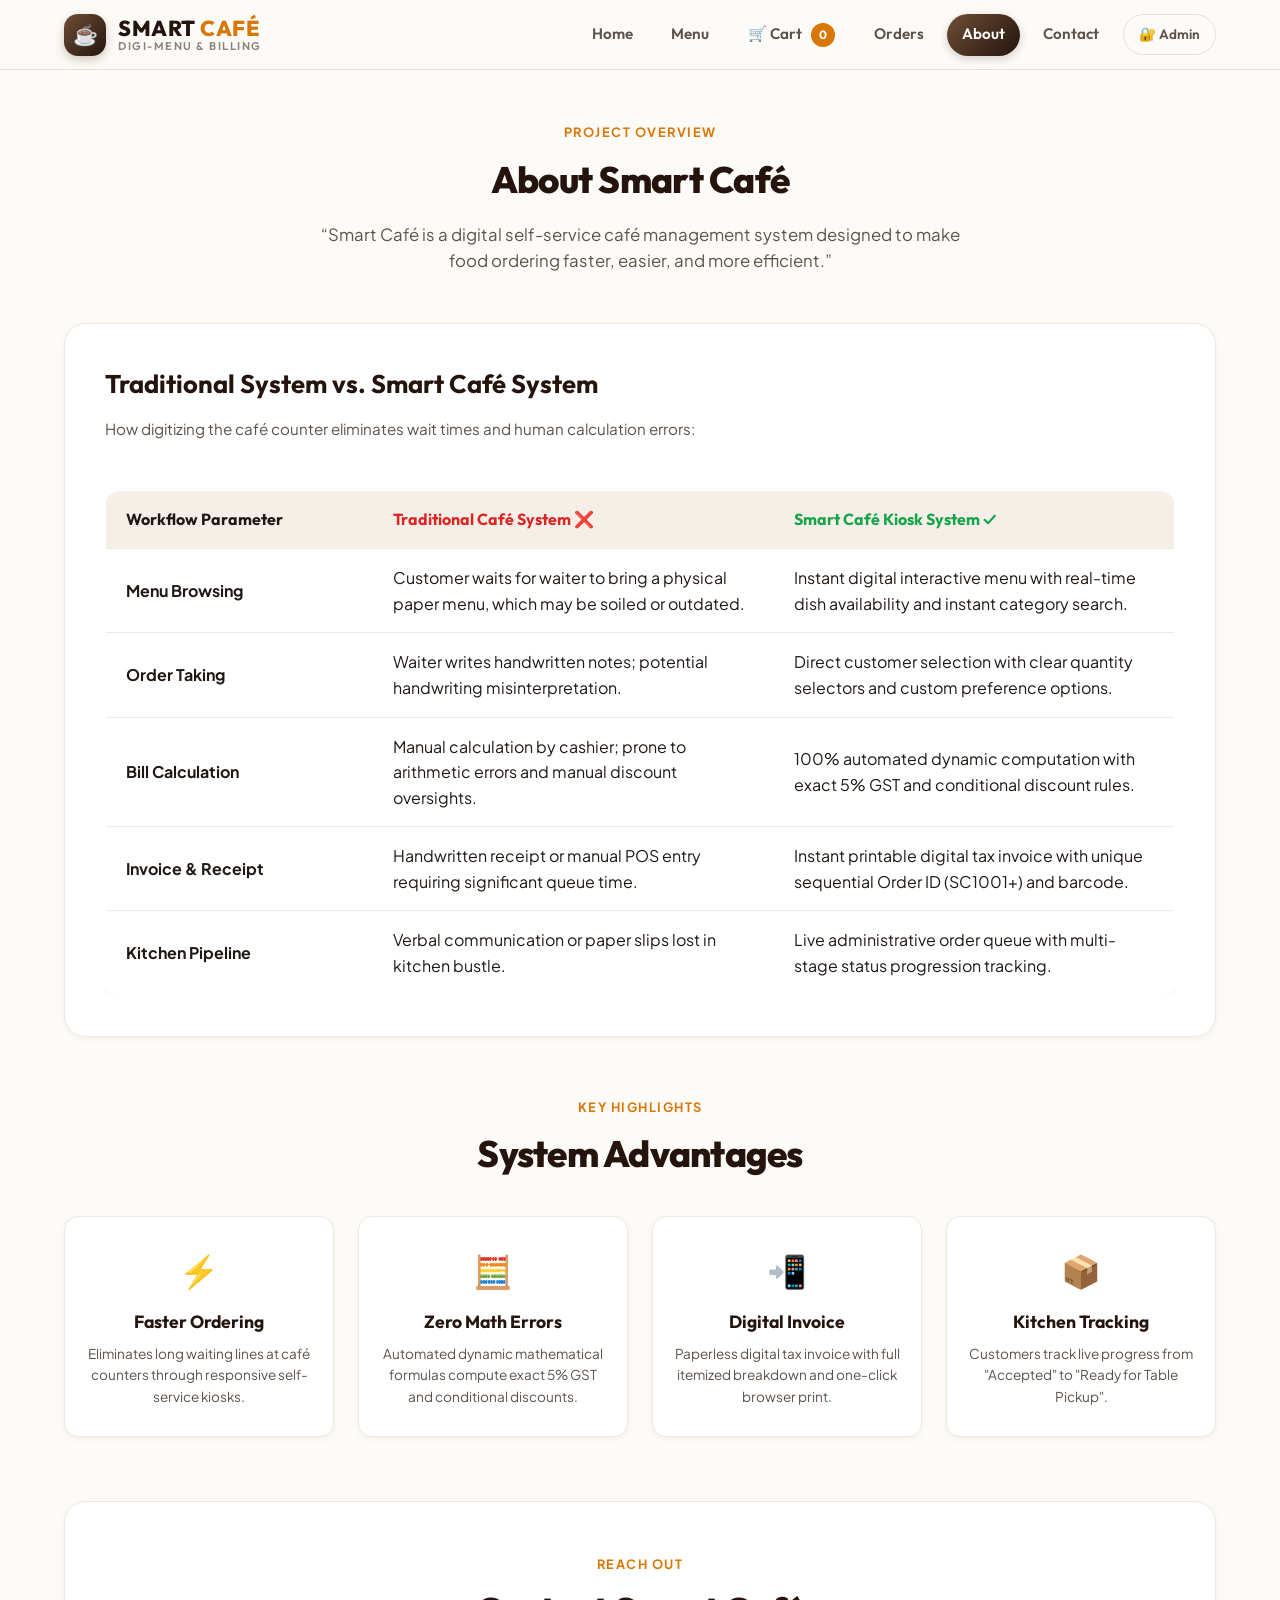
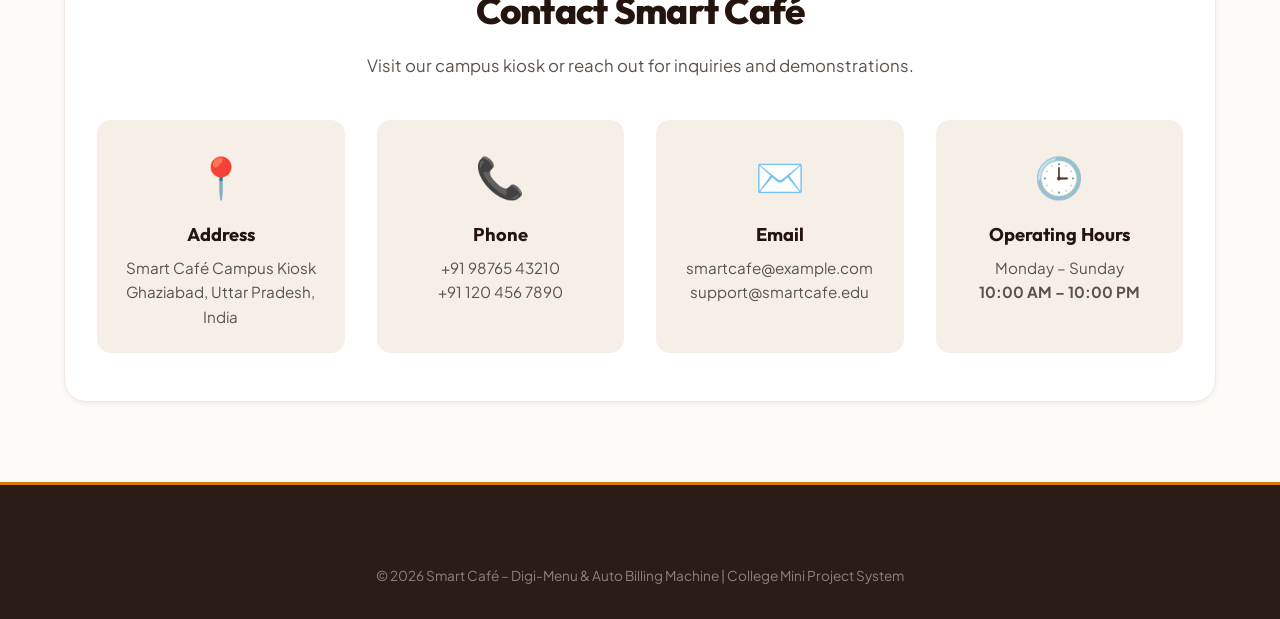
<file: smart-cafe/about.html>
<!DOCTYPE html>
<html lang="en">
<head>
  <meta charset="UTF-8">
  <meta name="viewport" content="width=device-width, initial-scale=1.0">
  <title>About & Contact – Smart Café</title>
  <meta name="description" content="Learn about the Smart Café project, system architecture, advantages, and contact details.">
  <link rel="stylesheet" href="css/style.css">
  <link rel="icon" type="image/svg+xml" href="images/logo.svg">
</head>
<body>

  <!-- Navigation Bar -->
  <header class="navbar">
    <div class="container nav-container">
      <a href="index.html" class="brand-logo">
        <div class="brand-icon">☕</div>
        <div class="brand-text">
          <span class="brand-title">SMART <span>CAFÉ</span></span>
          <span class="brand-subtitle">Digi-Menu & Billing</span>
        </div>
      </a>

      <button type="button" class="mobile-menu-btn" aria-label="Toggle navigation">☰</button>

      <ul class="nav-menu">
        <li><a href="index.html" class="nav-link">Home</a></li>
        <li><a href="menu.html" class="nav-link">Menu</a></li>
        <li>
          <a href="cart.html" class="nav-link">
            🛒 Cart <span class="cart-nav-badge">0</span>
          </a>
        </li>
        <li><a href="orders.html" class="nav-link">Orders</a></li>
        <li><a href="about.html" class="nav-link active">About</a></li>
        <li><a href="#contact" class="nav-link">Contact</a></li>
        <li><a href="admin.html" class="nav-link admin-nav-pill">🔐 Admin</a></li>
      </ul>
    </div>
  </header>

  <main style="padding: 3rem 0 5rem;">
    <div class="container">
      
      <!-- About Hero -->
      <div class="section-header">
        <span class="section-tag">Project Overview</span>
        <h1 class="section-title">About Smart Café</h1>
        <p class="section-desc">
          “Smart Café is a digital self-service café management system designed to make food ordering faster, easier, and more efficient.”
        </p>
      </div>

      <!-- Problem Statement & Solution Comparison Table -->
      <div style="background: var(--bg-card); border-radius: var(--radius-lg); padding: 2.5rem; border: 1px solid var(--border-subtle); box-shadow: var(--shadow-sm); margin-bottom: 3.5rem;">
        <h2 style="font-family: var(--font-heading); font-size: 1.6rem; color: var(--primary-dark); margin-bottom: 0.75rem;">
          Traditional System vs. Smart Café System
        </h2>
        <p style="color: var(--text-secondary); margin-bottom: 1.5rem; font-size: 0.95rem;">
          How digitizing the café counter eliminates wait times and human calculation errors:
        </p>

        <div style="overflow-x: auto;">
          <table class="comparison-table">
            <thead>
              <tr>
                <th style="width: 25%;">Workflow Parameter</th>
                <th style="width: 37.5%; color: var(--status-danger);">Traditional Café System ❌</th>
                <th style="width: 37.5%; color: var(--status-success);">Smart Café Kiosk System ✓</th>
              </tr>
            </thead>
            <tbody>
              <tr>
                <td><strong>Menu Browsing</strong></td>
                <td>Customer waits for waiter to bring a physical paper menu, which may be soiled or outdated.</td>
                <td>Instant digital interactive menu with real-time dish availability and instant category search.</td>
              </tr>
              <tr>
                <td><strong>Order Taking</strong></td>
                <td>Waiter writes handwritten notes; potential handwriting misinterpretation.</td>
                <td>Direct customer selection with clear quantity selectors and custom preference options.</td>
              </tr>
              <tr>
                <td><strong>Bill Calculation</strong></td>
                <td>Manual calculation by cashier; prone to arithmetic errors and manual discount oversights.</td>
                <td>100% automated dynamic computation with exact 5% GST and conditional discount rules.</td>
              </tr>
              <tr>
                <td><strong>Invoice & Receipt</strong></td>
                <td>Handwritten receipt or manual POS entry requiring significant queue time.</td>
                <td>Instant printable digital tax invoice with unique sequential Order ID (SC1001+) and barcode.</td>
              </tr>
              <tr>
                <td><strong>Kitchen Pipeline</strong></td>
                <td>Verbal communication or paper slips lost in kitchen bustle.</td>
                <td>Live administrative order queue with multi-stage status progression tracking.</td>
              </tr>
            </tbody>
          </table>
        </div>
      </div>

      <!-- Key Advantages Grid -->
      <div class="section-header" style="margin-bottom: 2rem;">
        <span class="section-tag">Key Highlights</span>
        <h2 class="section-title">System Advantages</h2>
      </div>

      <div class="steps-grid" style="margin-bottom: 4rem;">
        <div class="step-card">
          <div class="step-icon">⚡</div>
          <h3 class="step-title">Faster Ordering</h3>
          <p class="step-desc">Eliminates long waiting lines at café counters through responsive self-service kiosks.</p>
        </div>

        <div class="step-card">
          <div class="step-icon">🧮</div>
          <h3 class="step-title">Zero Math Errors</h3>
          <p class="step-desc">Automated dynamic mathematical formulas compute exact 5% GST and conditional discounts.</p>
        </div>

        <div class="step-card">
          <div class="step-icon">📲</div>
          <h3 class="step-title">Digital Invoice</h3>
          <p class="step-desc">Paperless digital tax invoice with full itemized breakdown and one-click browser print.</p>
        </div>

        <div class="step-card">
          <div class="step-icon">📦</div>
          <h3 class="step-title">Kitchen Tracking</h3>
          <p class="step-desc">Customers track live progress from "Accepted" to "Ready for Table Pickup".</p>
        </div>
      </div>

      <!-- Contact Section -->
      <div id="contact" style="background: var(--bg-card); border-radius: var(--radius-lg); padding: 3rem 2rem; border: 1px solid var(--border-subtle); box-shadow: var(--shadow-sm);">
        <div class="section-header" style="margin-bottom: 2.5rem;">
          <span class="section-tag">Reach Out</span>
          <h2 class="section-title">Contact Smart Café</h2>
          <p class="section-desc">Visit our campus kiosk or reach out for inquiries and demonstrations.</p>
        </div>

        <div style="display: grid; grid-template-columns: repeat(auto-fit, minmax(240px, 1fr)); gap: 2rem; text-align: center;">
          <div style="padding: 1.5rem; background: var(--bg-warm-tint); border-radius: var(--radius-md);">
            <div style="font-size: 2.5rem; margin-bottom: 0.75rem;">📍</div>
            <h3 style="font-family: var(--font-heading); font-size: 1.15rem; margin-bottom: 0.4rem; color: var(--primary-dark);">Address</h3>
            <p style="color: var(--text-secondary); font-size: 0.95rem;">
              Smart Café Campus Kiosk<br>Ghaziabad, Uttar Pradesh, India
            </p>
          </div>

          <div style="padding: 1.5rem; background: var(--bg-warm-tint); border-radius: var(--radius-md);">
            <div style="font-size: 2.5rem; margin-bottom: 0.75rem;">📞</div>
            <h3 style="font-family: var(--font-heading); font-size: 1.15rem; margin-bottom: 0.4rem; color: var(--primary-dark);">Phone</h3>
            <p style="color: var(--text-secondary); font-size: 0.95rem;">
              +91 98765 43210<br>+91 120 456 7890
            </p>
          </div>

          <div style="padding: 1.5rem; background: var(--bg-warm-tint); border-radius: var(--radius-md);">
            <div style="font-size: 2.5rem; margin-bottom: 0.75rem;">✉️</div>
            <h3 style="font-family: var(--font-heading); font-size: 1.15rem; margin-bottom: 0.4rem; color: var(--primary-dark);">Email</h3>
            <p style="color: var(--text-secondary); font-size: 0.95rem;">
              smartcafe@example.com<br>support@smartcafe.edu
            </p>
          </div>

          <div style="padding: 1.5rem; background: var(--bg-warm-tint); border-radius: var(--radius-md);">
            <div style="font-size: 2.5rem; margin-bottom: 0.75rem;">🕒</div>
            <h3 style="font-family: var(--font-heading); font-size: 1.15rem; margin-bottom: 0.4rem; color: var(--primary-dark);">Operating Hours</h3>
            <p style="color: var(--text-secondary); font-size: 0.95rem;">
              Monday – Sunday<br><strong>10:00 AM – 10:00 PM</strong>
            </p>
          </div>
        </div>
      </div>

    </div>
  </main>

  <!-- Footer -->
  <footer class="site-footer">
    <div class="container footer-bottom" style="padding-top: 1rem; border-top: none;">
      <p>© 2026 Smart Café – Digi-Menu & Auto Billing Machine | College Mini Project System</p>
    </div>
  </footer>

  <!-- Scripts -->
  <script src="js/data.js"></script>
  <script src="js/common.js"></script>
</body>
</html>
</file>
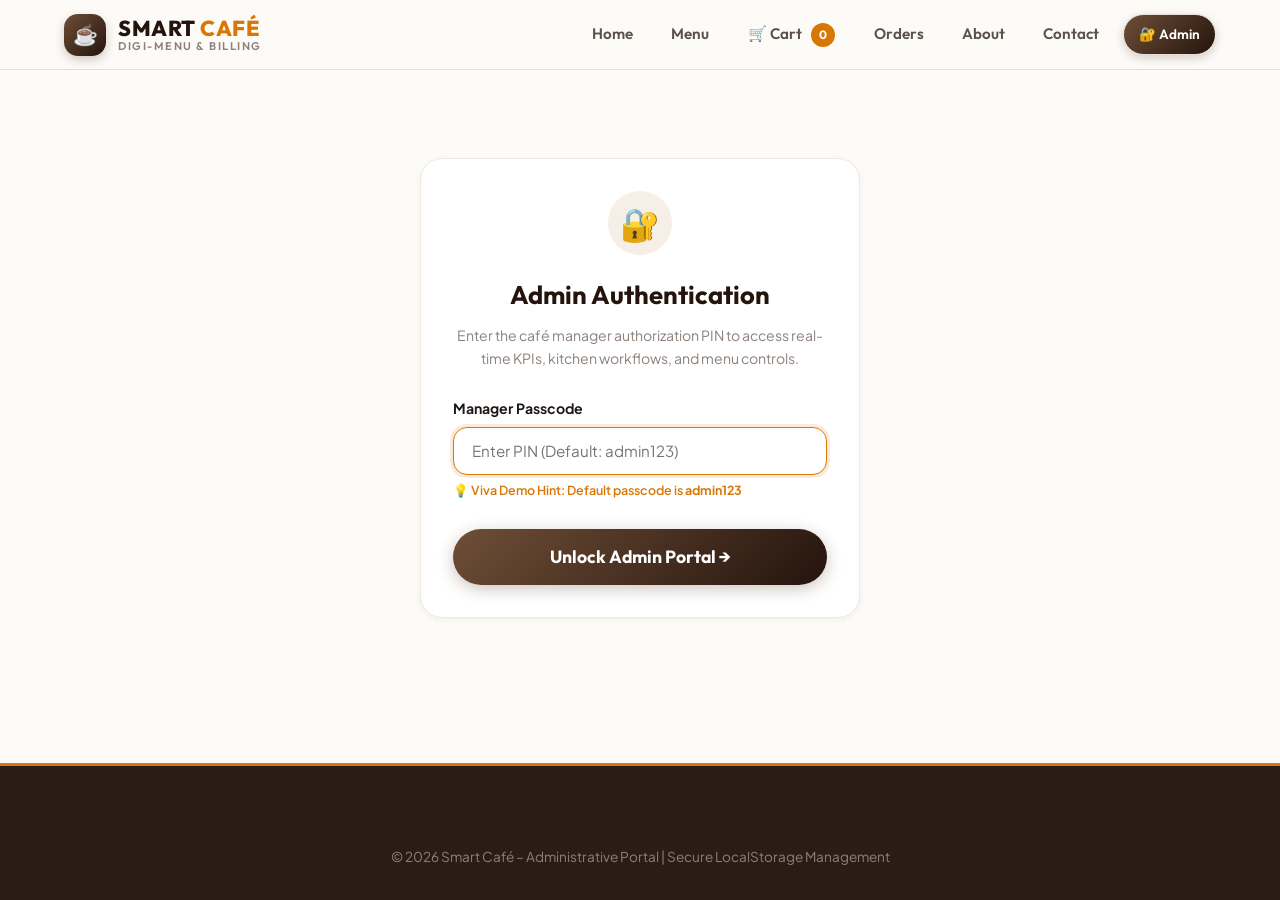
<file: smart-cafe/admin.html>
<!DOCTYPE html>
<html lang="en">
<head>
  <meta charset="UTF-8">
  <meta name="viewport" content="width=device-width, initial-scale=1.0">
  <title>Admin Dashboard – Smart Café Control Panel</title>
  <meta name="description" content="Café manager dashboard for live order tracking, sales analytics, and menu management.">
  <link rel="stylesheet" href="css/style.css">
  <link rel="icon" type="image/svg+xml" href="images/logo.svg">
</head>
<body>

  <!-- Navigation Bar -->
  <header class="navbar">
    <div class="container nav-container">
      <a href="index.html" class="brand-logo">
        <div class="brand-icon">☕</div>
        <div class="brand-text">
          <span class="brand-title">SMART <span>CAFÉ</span></span>
          <span class="brand-subtitle">Digi-Menu & Billing</span>
        </div>
      </a>

      <button type="button" class="mobile-menu-btn" aria-label="Toggle navigation">☰</button>

      <ul class="nav-menu">
        <li><a href="index.html" class="nav-link">Home</a></li>
        <li><a href="menu.html" class="nav-link">Menu</a></li>
        <li>
          <a href="cart.html" class="nav-link">
            🛒 Cart <span class="cart-nav-badge">0</span>
          </a>
        </li>
        <li><a href="orders.html" class="nav-link">Orders</a></li>
        <li><a href="about.html" class="nav-link">About</a></li>
        <li><a href="about.html#contact" class="nav-link">Contact</a></li>
        <li><a href="admin.html" class="nav-link admin-nav-pill active">🔐 Admin</a></li>
      </ul>
    </div>
  </header>

  <main style="padding: 2.5rem 0 5rem;">
    <div class="container">
      
      <!-- VIEW 1: Admin Login View (Shown if not authenticated) -->
      <div id="admin-login-view" style="display: none; max-width: 440px; margin: 3rem auto;">
        <div class="form-card" style="text-align: center;">
          <div style="width: 64px; height: 64px; background: var(--bg-warm-tint); border-radius: 50%; display: flex; align-items: center; justify-content: center; font-size: 2rem; margin: 0 auto 1.25rem;">
            🔐
          </div>
          <h2 style="font-family: var(--font-heading); font-size: 1.6rem; color: var(--primary-dark); margin-bottom: 0.5rem;">
            Admin Authentication
          </h2>
          <p style="font-size: 0.88rem; color: var(--text-muted); margin-bottom: 1.75rem;">
            Enter the café manager authorization PIN to access real-time KPIs, kitchen workflows, and menu controls.
          </p>

          <form id="admin-login-form">
            <div class="form-group" style="text-align: left;">
              <label for="admin-password-input" class="form-label">Manager Passcode</label>
              <input type="password" 
                     id="admin-password-input" 
                     class="form-control" 
                     placeholder="Enter PIN (Default: admin123)" 
                     required 
                     autofocus>
              <div style="font-size: 0.78rem; color: var(--accent-gold); margin-top: 0.35rem; font-weight: 600;">
                💡 Viva Demo Hint: Default passcode is <strong>admin123</strong>
              </div>
            </div>

            <button type="submit" class="btn btn-primary btn-lg" style="width: 100%; margin-top: 0.5rem;">
              Unlock Admin Portal →
            </button>
          </form>
        </div>
      </div>

      <!-- VIEW 2: Admin Dashboard View (Shown when authenticated) -->
      <div id="admin-dashboard-view" style="display: none;">
        
        <!-- Dashboard Topbar -->
        <div style="display: flex; justify-content: space-between; align-items: center; margin-bottom: 2rem; flex-wrap: wrap; gap: 1rem;">
          <div>
            <span class="section-tag">Management Console</span>
            <h1 class="section-title" style="margin-bottom: 0.25rem;">Café Admin Dashboard</h1>
            <p class="section-desc">Real-time terminal statistics, live kitchen order pipeline, and catalog control.</p>
          </div>

          <div style="display: flex; gap: 0.75rem; align-items: center;">
            <a href="menu.html" target="_blank" class="btn btn-secondary btn-sm" title="View Customer Screen in New Tab">
              👁️ Open Kiosk View
            </a>
            <button type="button" class="btn btn-danger btn-sm" onclick="handleAdminLogout()">
              🚪 Logout
            </button>
          </div>
        </div>

        <!-- KPI Summary Cards (Today's Statistics) -->
        <div class="admin-stats-grid">
          <div class="stat-card">
            <div class="stat-icon orders">📋</div>
            <div>
              <div class="stat-val" id="stat-total-orders">0</div>
              <div class="stat-title">Total Orders</div>
            </div>
          </div>

          <div class="stat-card">
            <div class="stat-icon sales">💰</div>
            <div>
              <div class="stat-val" id="stat-total-sales">₹0.00</div>
              <div class="stat-title">Total Revenue</div>
            </div>
          </div>

          <div class="stat-card">
            <div class="stat-icon items">🍔</div>
            <div>
              <div class="stat-val" id="stat-items-sold">0</div>
              <div class="stat-title">Items Sold</div>
            </div>
          </div>

          <div class="stat-card">
            <div class="stat-icon pending">⏳</div>
            <div>
              <div class="stat-val" id="stat-pending-orders" style="color: var(--status-warning);">0</div>
              <div class="stat-title">Active Orders</div>
            </div>
          </div>
        </div>

        <!-- Admin Tabs Navigation -->
        <div class="admin-tabs-nav">
          <button type="button" 
                  class="admin-tab-btn active" 
                  data-tab="orders" 
                  onclick="switchAdminTab('orders')">
            📦 Live Kitchen Orders
          </button>
          <button type="button" 
                  class="admin-tab-btn" 
                  data-tab="menu" 
                  onclick="switchAdminTab('menu')">
            🍽️ Menu & Stock Management
          </button>
        </div>

        <!-- Admin Active Tab Content Container -->
        <div id="admin-tab-content">
          <!-- Populated by admin.js -->
        </div>

      </div>

    </div>
  </main>

  <!-- Footer -->
  <footer class="site-footer">
    <div class="container footer-bottom" style="padding-top: 1rem; border-top: none;">
      <p>© 2026 Smart Café – Administrative Portal | Secure LocalStorage Management</p>
    </div>
  </footer>

  <!-- Scripts -->
  <script src="js/data.js"></script>
  <script src="js/common.js"></script>
  <script src="js/admin.js"></script>
</body>
</html>
</file>
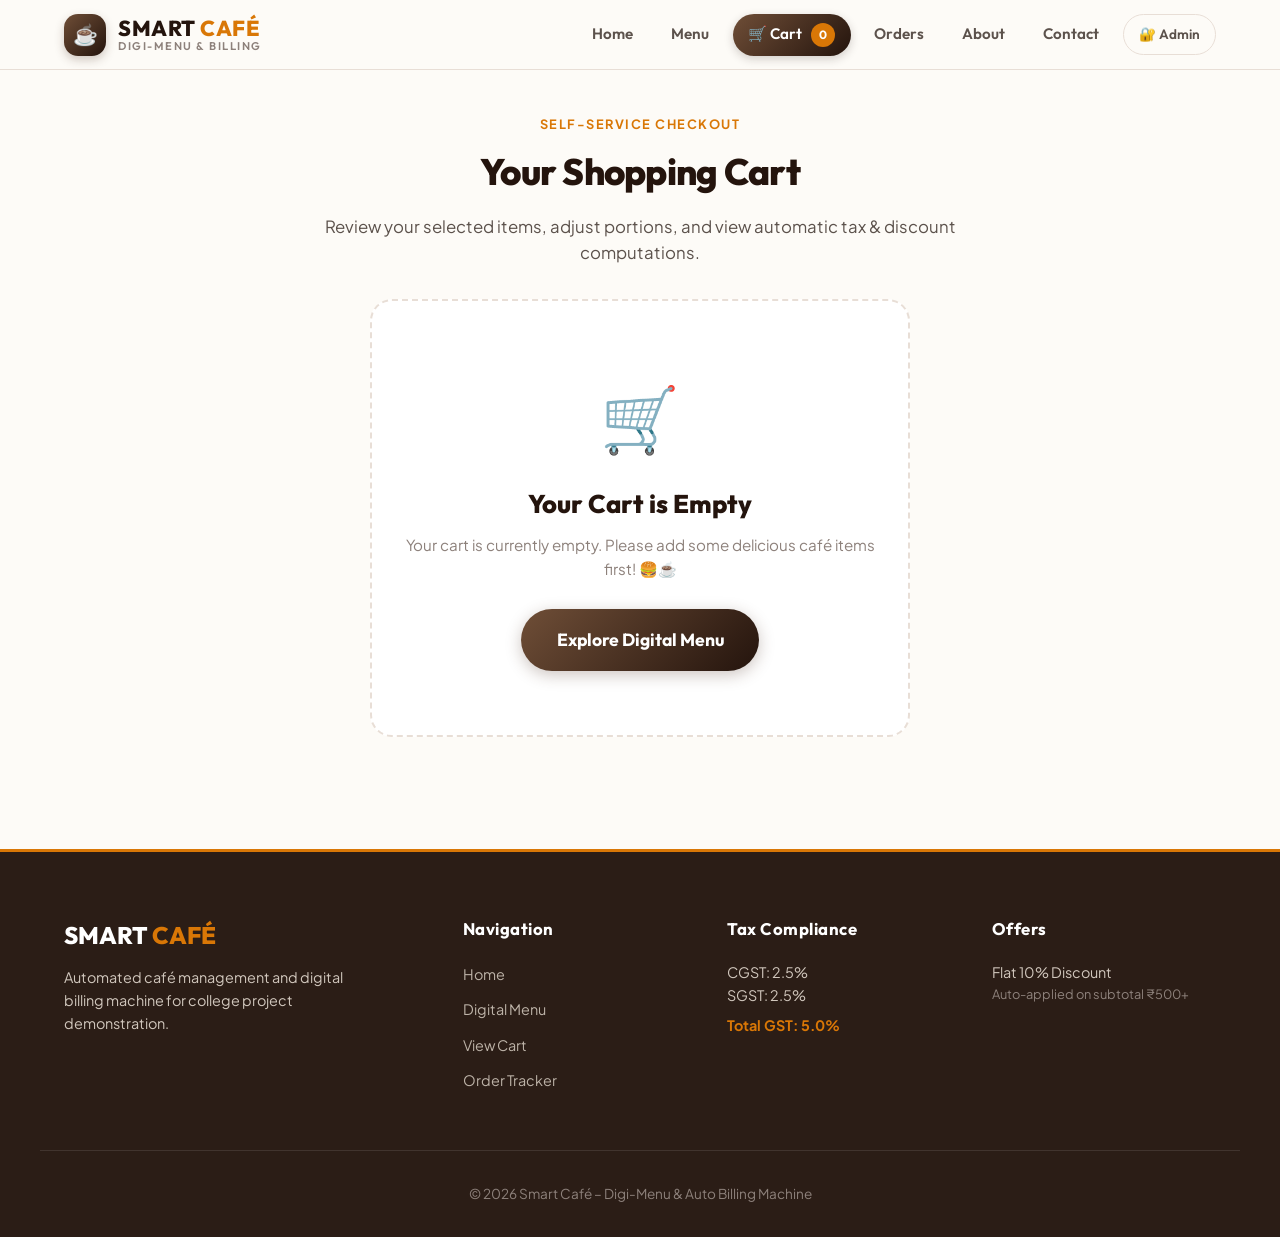
<file: smart-cafe/cart.html>
<!DOCTYPE html>
<html lang="en">
<head>
  <meta charset="UTF-8">
  <meta name="viewport" content="width=device-width, initial-scale=1.0">
  <title>Shopping Cart – Smart Café</title>
  <meta name="description" content="Review your selected dishes and view dynamic bill calculations.">
  <link rel="stylesheet" href="css/style.css">
  <link rel="icon" type="image/svg+xml" href="images/logo.svg">
</head>
<body>

  <!-- Navigation Bar -->
  <header class="navbar">
    <div class="container nav-container">
      <a href="index.html" class="brand-logo">
        <div class="brand-icon">☕</div>
        <div class="brand-text">
          <span class="brand-title">SMART <span>CAFÉ</span></span>
          <span class="brand-subtitle">Digi-Menu & Billing</span>
        </div>
      </a>

      <button type="button" class="mobile-menu-btn" aria-label="Toggle navigation">☰</button>

      <ul class="nav-menu">
        <li><a href="index.html" class="nav-link">Home</a></li>
        <li><a href="menu.html" class="nav-link">Menu</a></li>
        <li>
          <a href="cart.html" class="nav-link active">
            🛒 Cart <span class="cart-nav-badge">0</span>
          </a>
        </li>
        <li><a href="orders.html" class="nav-link">Orders</a></li>
        <li><a href="about.html" class="nav-link">About</a></li>
        <li><a href="about.html#contact" class="nav-link">Contact</a></li>
        <li><a href="admin.html" class="nav-link admin-nav-pill">🔐 Admin</a></li>
      </ul>
    </div>
  </header>

  <main style="padding: 2.5rem 0 5rem;">
    <div class="container">
      
      <!-- Cart Header -->
      <div class="section-header" style="margin-bottom: 2rem;">
        <span class="section-tag">Self-Service Checkout</span>
        <h1 class="section-title">Your Shopping Cart</h1>
        <p class="section-desc">
          Review your selected items, adjust portions, and view automatic tax & discount computations.
        </p>
      </div>

      <!-- Main Cart Container (populated dynamically by cart.js) -->
      <div id="cart-container">
        <!-- Content rendered via js/cart.js -->
      </div>

    </div>
  </main>

  <!-- Footer -->
  <footer class="site-footer">
    <div class="container footer-grid">
      <div class="footer-brand">
        <h3>SMART <span>CAFÉ</span></h3>
        <p class="footer-desc">
          Automated café management and digital billing machine for college project demonstration.
        </p>
      </div>

      <div class="footer-col">
        <h4>Navigation</h4>
        <ul class="footer-links">
          <li><a href="index.html">Home</a></li>
          <li><a href="menu.html">Digital Menu</a></li>
          <li><a href="cart.html">View Cart</a></li>
          <li><a href="orders.html">Order Tracker</a></li>
        </ul>
      </div>

      <div class="footer-col">
        <h4>Tax Compliance</h4>
        <p style="color: #D1C7BD; font-size: 0.9rem;">CGST: 2.5%</p>
        <p style="color: #D1C7BD; font-size: 0.9rem;">SGST: 2.5%</p>
        <p style="color: var(--accent-gold); font-size: 0.9rem; font-weight: 700; margin-top: 0.4rem;">Total GST: 5.0%</p>
      </div>

      <div class="footer-col">
        <h4>Offers</h4>
        <p style="color: #D1C7BD; font-size: 0.9rem;">Flat 10% Discount</p>
        <p style="color: #8D817B; font-size: 0.8rem;">Auto-applied on subtotal ₹500+</p>
      </div>
    </div>

    <div class="container footer-bottom">
      <p>© 2026 Smart Café – Digi-Menu & Auto Billing Machine</p>
    </div>
  </footer>

  <!-- Scripts -->
  <script src="js/data.js"></script>
  <script src="js/common.js"></script>
  <script src="js/cart.js"></script>
</body>
</html>
</file>
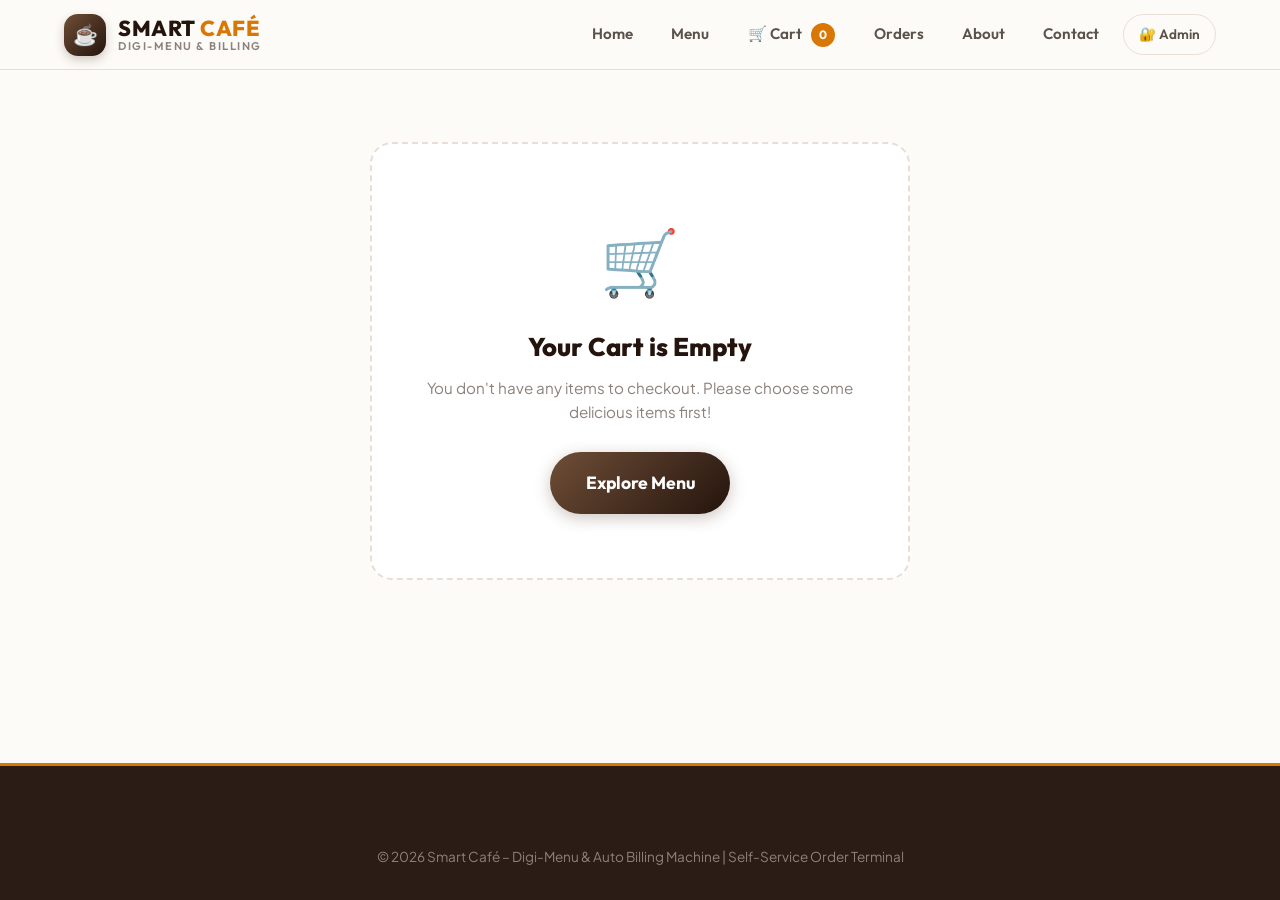
<file: smart-cafe/checkout.html>
<!DOCTYPE html>
<html lang="en">
<head>
  <meta charset="UTF-8">
  <meta name="viewport" content="width=device-width, initial-scale=1.0">
  <title>Checkout – Smart Café Self-Service</title>
  <meta name="description" content="Enter customer details and select payment method for your café order.">
  <link rel="stylesheet" href="css/style.css">
  <link rel="icon" type="image/svg+xml" href="images/logo.svg">
</head>
<body>

  <!-- Navigation Bar -->
  <header class="navbar">
    <div class="container nav-container">
      <a href="index.html" class="brand-logo">
        <div class="brand-icon">☕</div>
        <div class="brand-text">
          <span class="brand-title">SMART <span>CAFÉ</span></span>
          <span class="brand-subtitle">Digi-Menu & Billing</span>
        </div>
      </a>

      <button type="button" class="mobile-menu-btn" aria-label="Toggle navigation">☰</button>

      <ul class="nav-menu">
        <li><a href="index.html" class="nav-link">Home</a></li>
        <li><a href="menu.html" class="nav-link">Menu</a></li>
        <li>
          <a href="cart.html" class="nav-link">
            🛒 Cart <span class="cart-nav-badge">0</span>
          </a>
        </li>
        <li><a href="orders.html" class="nav-link">Orders</a></li>
        <li><a href="about.html" class="nav-link">About</a></li>
        <li><a href="about.html#contact" class="nav-link">Contact</a></li>
        <li><a href="admin.html" class="nav-link admin-nav-pill">🔐 Admin</a></li>
      </ul>
    </div>
  </header>

  <main style="padding: 2.5rem 0 5rem;">
    <div class="container" id="checkout-page-container">
      
      <!-- Checkout Header -->
      <div class="section-header" style="margin-bottom: 2rem;">
        <span class="section-tag">Step 3 of 4</span>
        <h1 class="section-title">Customer Details & Payment</h1>
        <p class="section-desc">
          Please fill in your table and contact information to confirm your order and generate the bill.
        </p>
      </div>

      <div class="checkout-grid">
        <!-- Left: Customer Form & Payment Simulator -->
        <div class="form-card">
          <form id="checkout-form" onsubmit="handlePlaceOrder(event)">
            
            <!-- Section 1: Customer Information -->
            <div class="form-section-title">
              <span>👤</span> Customer Information
            </div>

            <div class="form-row">
              <div class="form-group">
                <label for="customerName" class="form-label">
                  Customer Name <span class="required">*</span>
                </label>
                <input type="text" 
                       id="customerName" 
                       class="form-control" 
                       placeholder="e.g. Aditya Singh" 
                       required 
                       minlength="2">
              </div>

              <div class="form-group">
                <label for="customerPhone" class="form-label">
                  Mobile Number (10 Digits) <span class="required">*</span>
                </label>
                <input type="tel" 
                       id="customerPhone" 
                       class="form-control" 
                       placeholder="e.g. 9876543210" 
                       required 
                       pattern="[0-9]{10}"
                       maxlength="10">
              </div>
            </div>

            <!-- Section 2: Order Type & Table -->
            <div class="form-section-title" style="margin-top: 1.5rem;">
              <span>🍽️</span> Dining Preference
            </div>

            <div class="form-group">
              <label class="form-label">Order Type <span class="required">*</span></label>
              <div class="radio-pill-group">
                <div class="radio-pill-item">
                  <input type="radio" id="type-dinein" name="orderType" value="Dine In" checked>
                  <label for="type-dinein" class="radio-pill-label">
                    <span>🪑</span> Dine In
                  </label>
                </div>

                <div class="radio-pill-item">
                  <input type="radio" id="type-takeaway" name="orderType" value="Take Away">
                  <label for="type-takeaway" class="radio-pill-label">
                    <span>🛍️</span> Take Away
                  </label>
                </div>
              </div>
            </div>

            <div class="form-group" id="table-number-group">
              <label for="tableNumber" class="form-label">
                Table Number <span class="required">*</span>
              </label>
              <select id="tableNumber" class="form-control" required>
                <option value="">Select your Table Number...</option>
                <option value="Table 01">Table 01 (Window View)</option>
                <option value="Table 02">Table 02 (Cozy Booth)</option>
                <option value="Table 03">Table 03 (Central Lounge)</option>
                <option value="Table 04">Table 04</option>
                <option value="Table 05">Table 05</option>
                <option value="Table 06">Table 06</option>
                <option value="Table 07">Table 07</option>
                <option value="Table 08">Table 08</option>
                <option value="Table 09">Table 09</option>
                <option value="Table 10">Table 10</option>
                <option value="Table 11">Table 11</option>
                <option value="Table 12">Table 12</option>
              </select>
            </div>

            <!-- Section 3: Payment Method Simulation -->
            <div class="form-section-title" style="margin-top: 1.75rem;">
              <span>💳</span> Payment Simulation
            </div>

            <div class="payment-methods-grid">
              <!-- Cash -->
              <div class="payment-method-card">
                <input type="radio" id="pay-cash" name="paymentMethod" value="Cash" checked>
                <label for="pay-cash" class="payment-method-label">
                  <div class="payment-method-icon">💵</div>
                  <div class="payment-method-title">Cash</div>
                  <div style="font-size: 0.72rem; color: var(--text-muted);">Pay at Counter</div>
                </label>
              </div>

              <!-- UPI -->
              <div class="payment-method-card">
                <input type="radio" id="pay-upi" name="paymentMethod" value="UPI">
                <label for="pay-upi" class="payment-method-label">
                  <div class="payment-method-icon">📲</div>
                  <div class="payment-method-title">UPI QR</div>
                  <div style="font-size: 0.72rem; color: var(--text-muted);">Scan & Pay</div>
                </label>
              </div>

              <!-- Card -->
              <div class="payment-method-card">
                <input type="radio" id="pay-card" name="paymentMethod" value="Card">
                <label for="pay-card" class="payment-method-label">
                  <div class="payment-method-icon">💳</div>
                  <div class="payment-method-title">Card</div>
                  <div style="font-size: 0.72rem; color: var(--text-muted);">Debit / Credit</div>
                </label>
              </div>
            </div>

            <!-- Dynamic Payment Simulation Panels -->
            <!-- Cash Box -->
            <div id="cash-payment-box" style="display: block; background: var(--bg-cream); padding: 1rem; border-radius: var(--radius-md); border: 1px dashed var(--border-light); margin-bottom: 1.5rem; font-size: 0.9rem;">
              <p><strong>💵 Cash Payment Selected:</strong> Please proceed to the billing counter after placing your order to tender exact cash or collect change.</p>
            </div>

            <!-- UPI Box (Simulated QR Code) -->
            <div id="upi-payment-box" style="display: none;" class="simulated-qr-box">
              <div style="font-weight: 700; font-size: 1rem; color: var(--primary-dark); margin-bottom: 0.25rem;">
                Scan QR Code to Pay
              </div>
              <div style="font-size: 0.85rem; color: var(--text-muted); margin-bottom: 1rem;">
                UPI ID: <strong>smartcafe@upi</strong> • Amount: <strong id="upi-amount-display" style="color: var(--accent-gold);">₹0.00</strong>
              </div>

              <img src="images/qr-code.svg" alt="Simulated UPI QR Code" class="qr-code-img">

              <div class="upi-app-badges">
                <span>Google Pay</span> • <span>PhonePe</span> • <span>Paytm</span> • <span>BHIM</span>
              </div>
              <p style="font-size: 0.78rem; color: var(--status-success); margin-top: 0.75rem; font-weight: 600;">
                ✓ Simulated Payment Gateway Connected (Auto-verified)
              </p>
            </div>

            <!-- Card Box (Simulated Card Inputs) -->
            <div id="card-payment-box" style="display: none; background: var(--bg-cream); padding: 1.25rem; border-radius: var(--radius-md); border: 1px dashed var(--border-light); margin-bottom: 1.5rem;">
              <div class="form-group">
                <label class="form-label">Simulated Card Number</label>
                <input type="text" class="form-control" placeholder="•••• •••• •••• 4242" maxlength="19" value="4242 •••• •••• 4242" readonly>
              </div>
              <div class="form-row">
                <div class="form-group">
                  <label class="form-label">Expiry</label>
                  <input type="text" class="form-control" value="12/28" readonly>
                </div>
                <div class="form-group">
                  <label class="form-label">CVV</label>
                  <input type="password" class="form-control" value="888" readonly>
                </div>
              </div>
              <p style="font-size: 0.78rem; color: var(--text-muted);">
                *College Mini-Project Simulation: No real banking transaction occurs.
              </p>
            </div>

            <!-- Submit Button -->
            <button type="submit" class="btn btn-accent btn-lg" style="width: 100%;">
              Place Order & Generate Bill 🚀
            </button>
          </form>
        </div>

        <!-- Right: Order Summary Sidebar -->
        <div class="cart-summary-card" style="height: fit-content;">
          <div class="cart-card-header">
            <h3 class="cart-card-title">Order Breakdown</h3>
            <a href="cart.html" style="font-size: 0.85rem; color: var(--accent-gold); font-weight: 700;">Edit Cart</a>
          </div>

          <!-- Items Mini List -->
          <div id="checkout-items-list" style="margin-bottom: 1.25rem; max-height: 240px; overflow-y: auto;">
            <!-- Rendered by checkout.js -->
          </div>

          <div class="summary-divider"></div>

          <div class="summary-row">
            <span>Subtotal:</span>
            <strong id="checkout-subtotal">₹0.00</strong>
          </div>

          <div class="summary-row">
            <span>GST (5%):</span>
            <span id="checkout-gst">₹0.00</span>
          </div>

          <div class="summary-row discount-row">
            <span>Discount (10%):</span>
            <span id="checkout-discount">₹0.00</span>
          </div>

          <div class="summary-divider"></div>

          <div class="summary-row grand-total-row">
            <span>Grand Total:</span>
            <span class="grand-total-amount" id="checkout-total">₹0.00</span>
          </div>

          <div style="background: var(--bg-warm-tint); padding: 0.75rem; border-radius: var(--radius-sm); margin-top: 1.25rem; font-size: 0.82rem; color: var(--text-secondary); text-align: center;">
            ⏱️ Freshly prepared in approximately <strong>15–20 minutes</strong>
          </div>
        </div>
      </div>

    </div>
  </main>

  <!-- Footer -->
  <footer class="site-footer">
    <div class="container footer-bottom" style="padding-top: 1rem; border-top: none;">
      <p>© 2026 Smart Café – Digi-Menu & Auto Billing Machine | Self-Service Order Terminal</p>
    </div>
  </footer>

  <!-- Scripts -->
  <script src="js/data.js"></script>
  <script src="js/common.js"></script>
  <script src="js/checkout.js"></script>
</body>
</html>
</file>
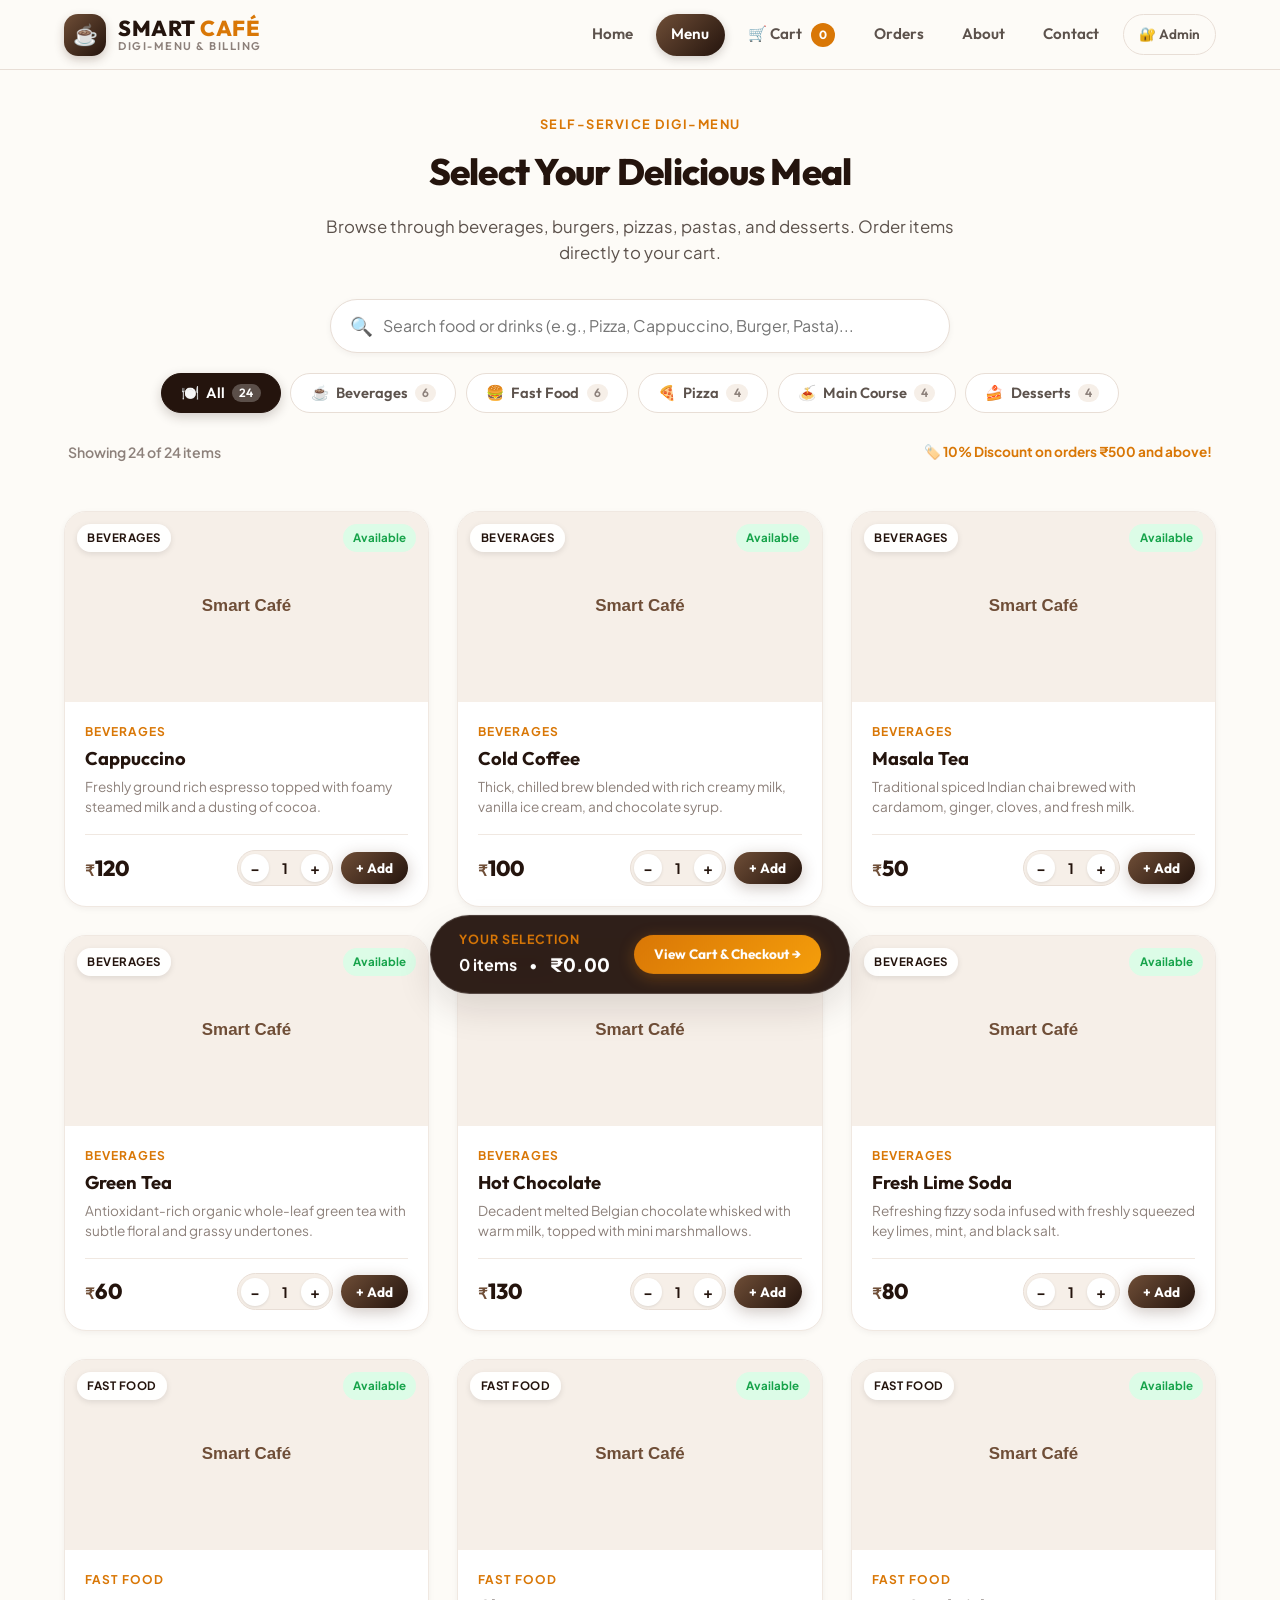
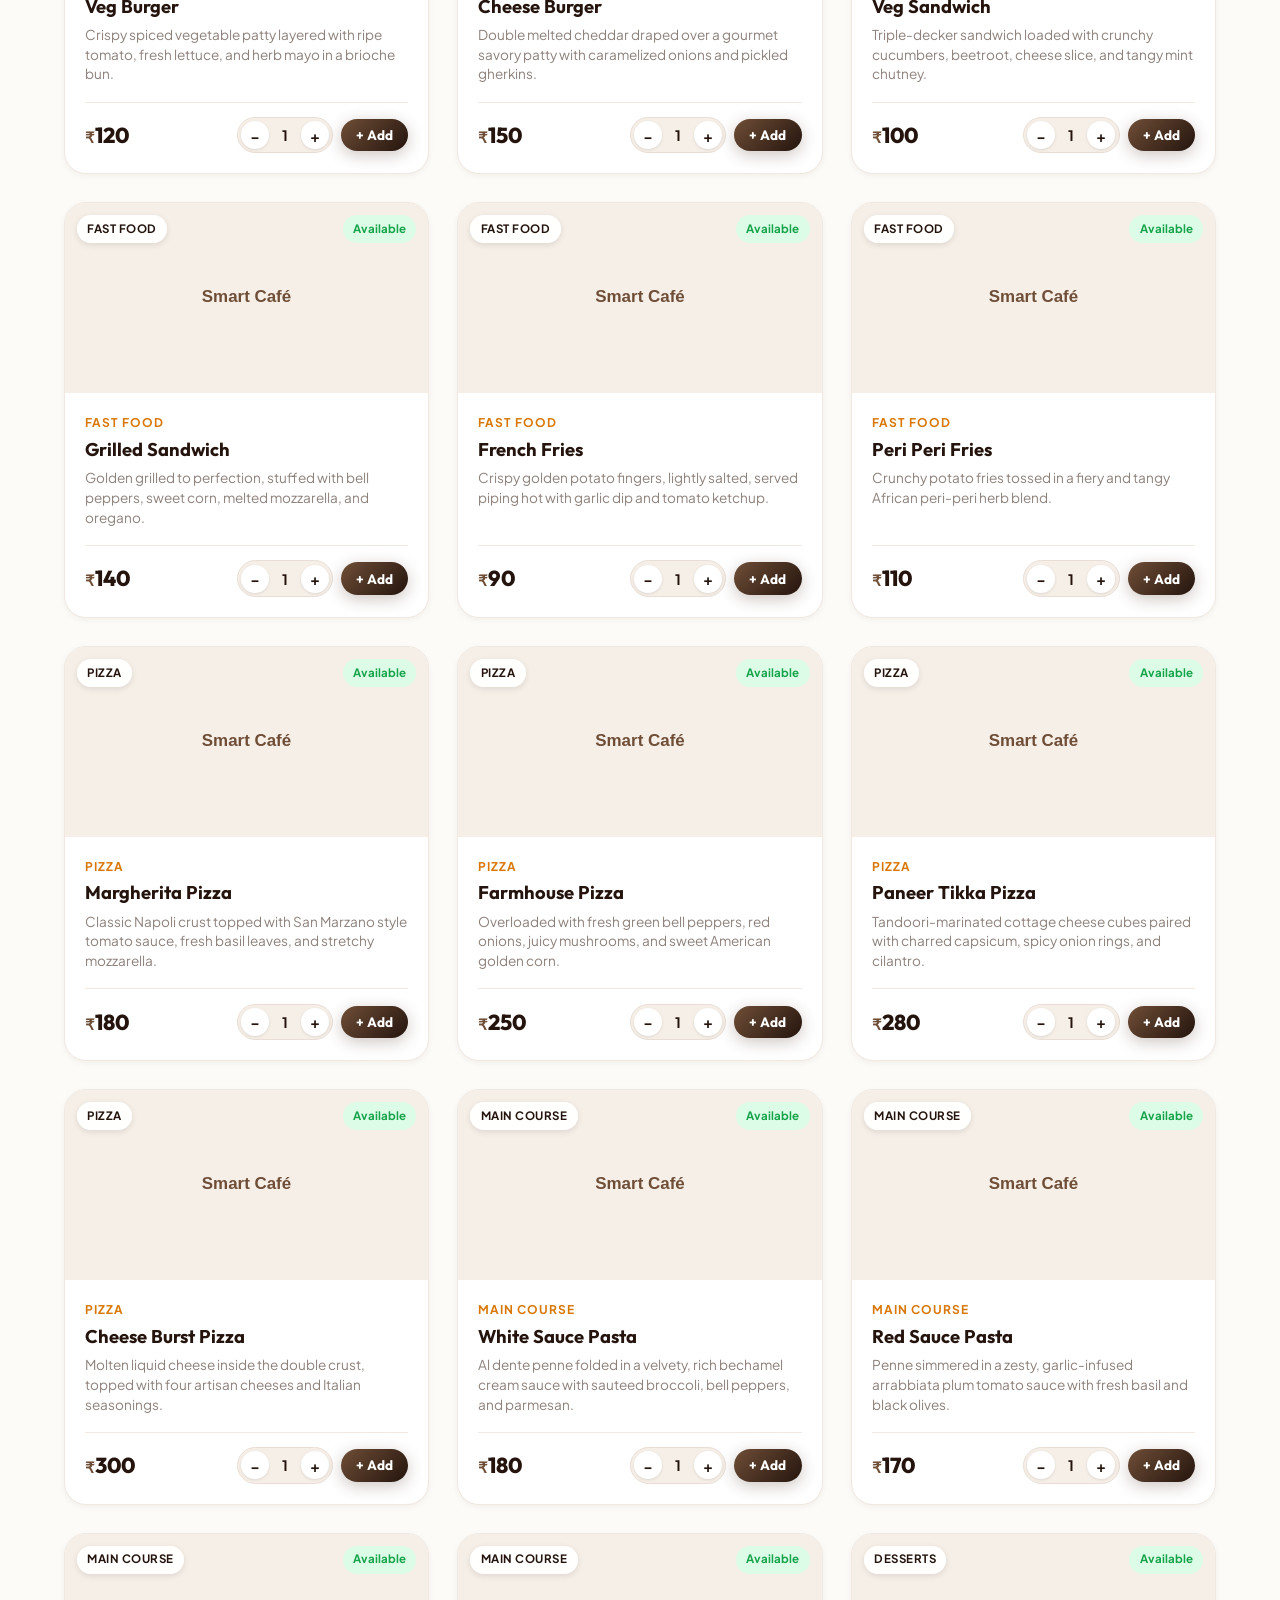
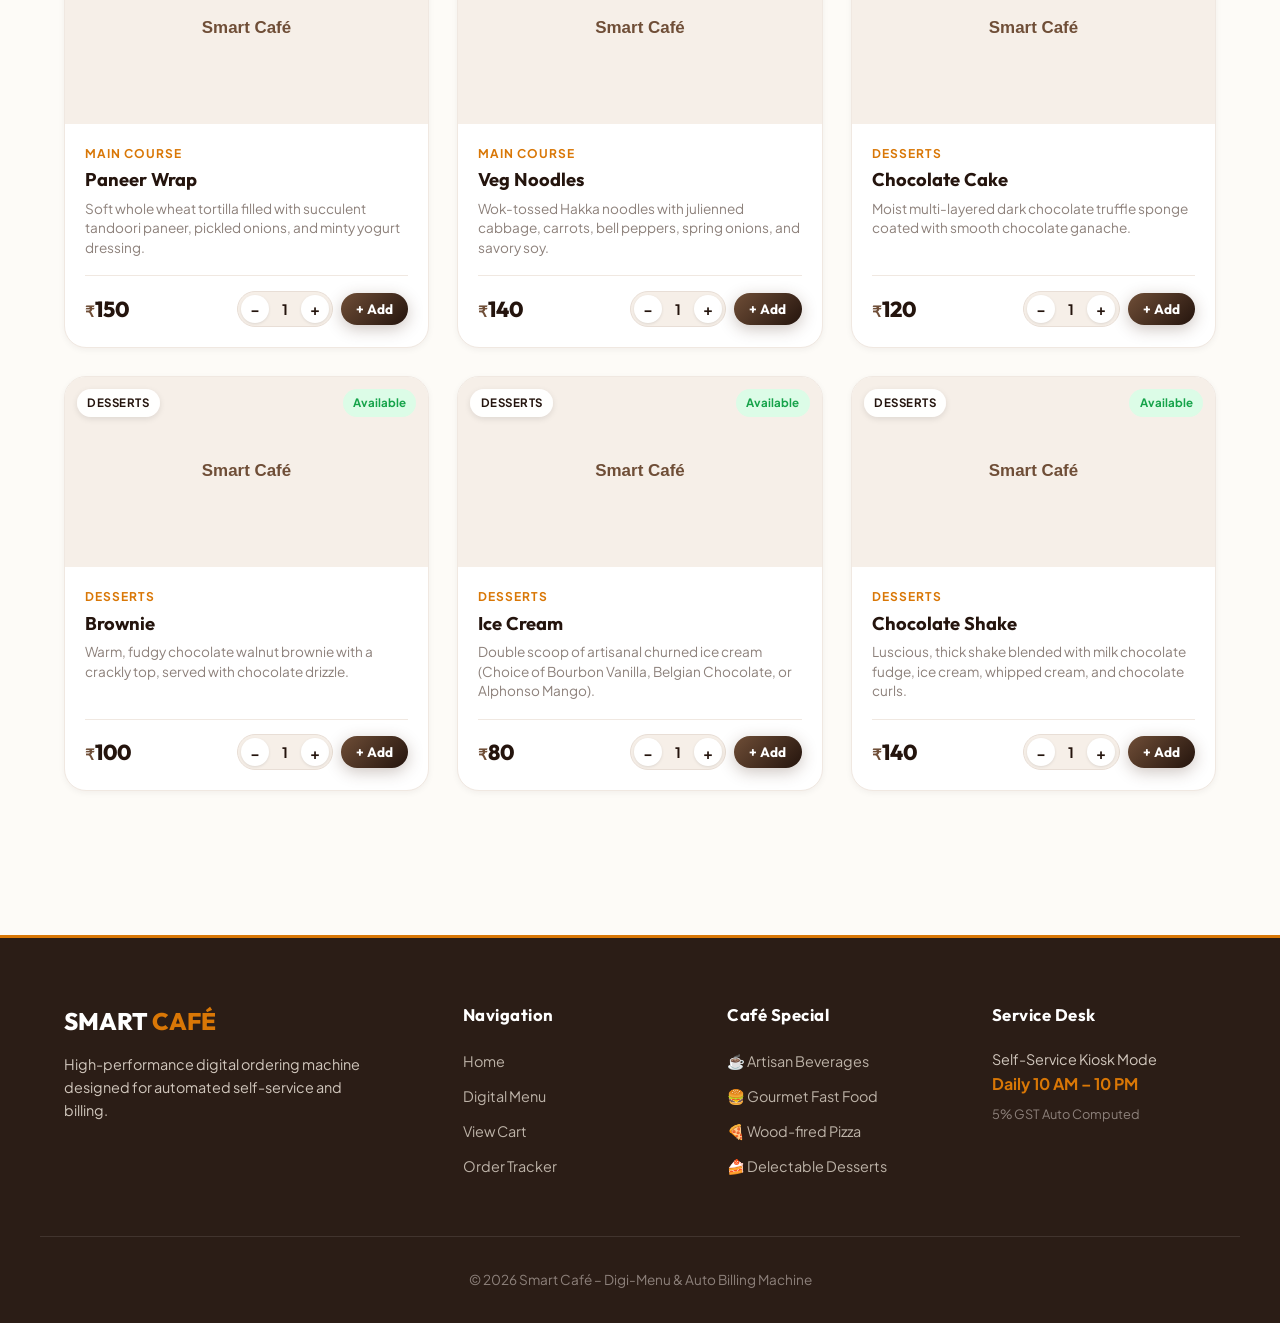
<file: smart-cafe/menu.html>
<!DOCTYPE html>
<html lang="en">
<head>
  <meta charset="UTF-8">
  <meta name="viewport" content="width=device-width, initial-scale=1.0">
  <title>Digital Menu – Smart Café Kiosk</title>
  <meta name="description" content="Browse our complete 24-item digital menu with live search and category filtering.">
  <link rel="stylesheet" href="css/style.css">
  <link rel="icon" type="image/svg+xml" href="images/logo.svg">
</head>
<body>

  <!-- Navigation Bar -->
  <header class="navbar">
    <div class="container nav-container">
      <a href="index.html" class="brand-logo">
        <div class="brand-icon">☕</div>
        <div class="brand-text">
          <span class="brand-title">SMART <span>CAFÉ</span></span>
          <span class="brand-subtitle">Digi-Menu & Billing</span>
        </div>
      </a>

      <button type="button" class="mobile-menu-btn" aria-label="Toggle navigation">☰</button>

      <ul class="nav-menu">
        <li><a href="index.html" class="nav-link">Home</a></li>
        <li><a href="menu.html" class="nav-link active">Menu</a></li>
        <li>
          <a href="cart.html" class="nav-link">
            🛒 Cart <span class="cart-nav-badge">0</span>
          </a>
        </li>
        <li><a href="orders.html" class="nav-link">Orders</a></li>
        <li><a href="about.html" class="nav-link">About</a></li>
        <li><a href="about.html#contact" class="nav-link">Contact</a></li>
        <li><a href="admin.html" class="nav-link admin-nav-pill">🔐 Admin</a></li>
      </ul>
    </div>
  </header>

  <main style="padding: 2.5rem 0 5rem;">
    <div class="container">
      
      <!-- Menu Header -->
      <div class="section-header" style="margin-bottom: 2rem;">
        <span class="section-tag">Self-Service Digi-Menu</span>
        <h1 class="section-title">Select Your Delicious Meal</h1>
        <p class="section-desc">
          Browse through beverages, burgers, pizzas, pastas, and desserts. Order items directly to your cart.
        </p>
      </div>

      <!-- Controls: Search & Category Filter -->
      <div class="menu-controls">
        <!-- Live Search Bar -->
        <div class="search-box-wrapper">
          <span class="search-icon">🔍</span>
          <input type="text" 
                 id="menu-search-input" 
                 class="search-input" 
                 placeholder="Search food or drinks (e.g., Pizza, Cappuccino, Burger, Pasta)..."
                 autocomplete="off">
        </div>

        <!-- Category Pill Buttons -->
        <div id="category-filter-container" class="category-filter-list">
          <!-- Populated dynamically via menu.js -->
        </div>

        <!-- Count Indicator -->
        <div style="display: flex; justify-content: space-between; align-items: center; padding: 0.5rem 0.25rem;">
          <span id="visible-count-display" style="font-size: 0.88rem; color: var(--text-muted); font-weight: 600;">
            Showing items...
          </span>
          <span style="font-size: 0.85rem; color: var(--accent-gold); font-weight: 700;">
            🏷️ 10% Discount on orders ₹500 and above!
          </span>
        </div>
      </div>

      <!-- Food Items Grid -->
      <div id="menu-items-grid" class="menu-grid">
        <!-- Food cards injected dynamically by js/menu.js -->
      </div>

    </div>
  </main>

  <!-- Floating Kiosk Quick-Cart Bar (appears when items are in cart) -->
  <div id="floating-kiosk-cart" class="floating-cart-bar hidden">
    <div>
      <div style="font-size: 0.78rem; text-transform: uppercase; letter-spacing: 1px; color: var(--accent-gold); font-weight: 700;">Your Selection</div>
      <div style="display: flex; align-items: center; gap: 0.75rem;">
        <span class="floating-cart-count" style="font-weight: 700;">0 items</span>
        <span>•</span>
        <span class="floating-cart-total" style="font-size: 1.15rem; font-weight: 800; color: #FFFFFF;">₹0.00</span>
      </div>
    </div>
    <a href="cart.html" class="btn btn-accent btn-sm" style="padding: 0.55rem 1.25rem;">
      View Cart & Checkout →
    </a>
  </div>

  <!-- Footer -->
  <footer class="site-footer">
    <div class="container footer-grid">
      <div class="footer-brand">
        <h3>SMART <span>CAFÉ</span></h3>
        <p class="footer-desc">
          High-performance digital ordering machine designed for automated self-service and billing.
        </p>
      </div>

      <div class="footer-col">
        <h4>Navigation</h4>
        <ul class="footer-links">
          <li><a href="index.html">Home</a></li>
          <li><a href="menu.html">Digital Menu</a></li>
          <li><a href="cart.html">View Cart</a></li>
          <li><a href="orders.html">Order Tracker</a></li>
        </ul>
      </div>

      <div class="footer-col">
        <h4>Café Special</h4>
        <ul class="footer-links">
          <li><a href="menu.html">☕ Artisan Beverages</a></li>
          <li><a href="menu.html">🍔 Gourmet Fast Food</a></li>
          <li><a href="menu.html">🍕 Wood-fired Pizza</a></li>
          <li><a href="menu.html">🍰 Delectable Desserts</a></li>
        </ul>
      </div>

      <div class="footer-col">
        <h4>Service Desk</h4>
        <p style="color: #D1C7BD; font-size: 0.9rem;">Self-Service Kiosk Mode</p>
        <p style="color: var(--accent-gold); font-size: 1rem; font-weight: 700;">Daily 10 AM – 10 PM</p>
        <p style="color: #8D817B; font-size: 0.8rem; margin-top: 0.5rem;">5% GST Auto Computed</p>
      </div>
    </div>

    <div class="container footer-bottom">
      <p>© 2026 Smart Café – Digi-Menu & Auto Billing Machine</p>
    </div>
  </footer>

  <!-- Scripts -->
  <script src="js/data.js"></script>
  <script src="js/common.js"></script>
  <script src="js/menu.js"></script>
</body>
</html>
</file>
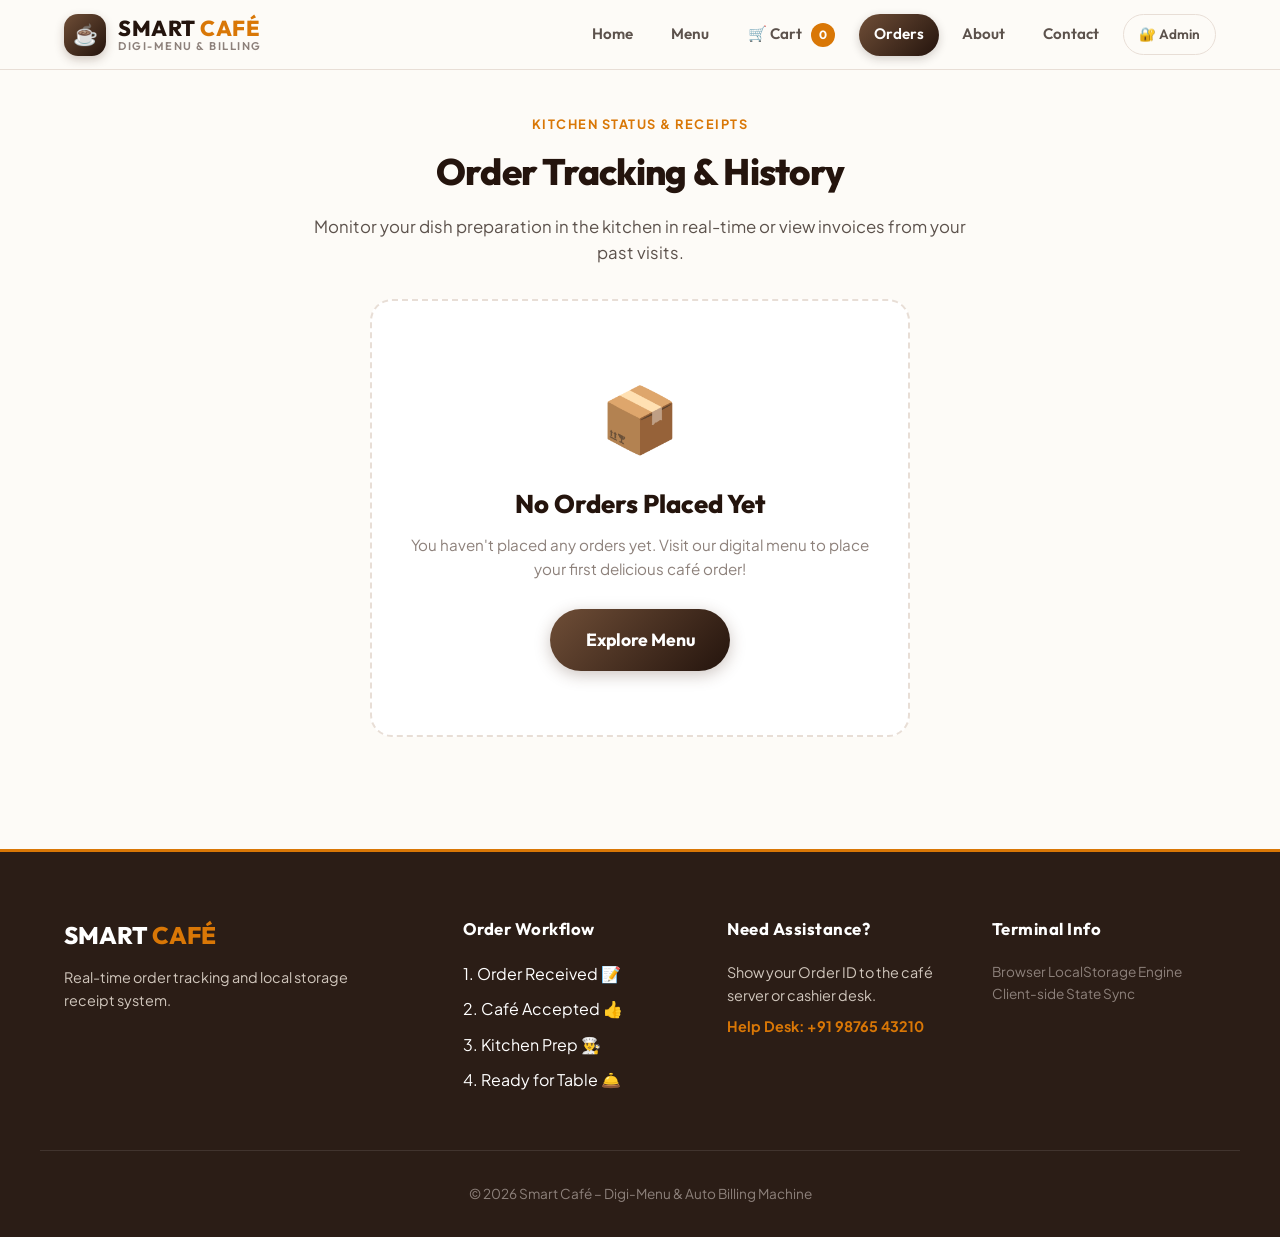
<file: smart-cafe/orders.html>
<!DOCTYPE html>
<html lang="en">
<head>
  <meta charset="UTF-8">
  <meta name="viewport" content="width=device-width, initial-scale=1.0">
  <title>Order History & Tracking – Smart Café</title>
  <meta name="description" content="Track live order status and browse your complete order history.">
  <link rel="stylesheet" href="css/style.css">
  <link rel="icon" type="image/svg+xml" href="images/logo.svg">
</head>
<body>

  <!-- Navigation Bar -->
  <header class="navbar">
    <div class="container nav-container">
      <a href="index.html" class="brand-logo">
        <div class="brand-icon">☕</div>
        <div class="brand-text">
          <span class="brand-title">SMART <span>CAFÉ</span></span>
          <span class="brand-subtitle">Digi-Menu & Billing</span>
        </div>
      </a>

      <button type="button" class="mobile-menu-btn" aria-label="Toggle navigation">☰</button>

      <ul class="nav-menu">
        <li><a href="index.html" class="nav-link">Home</a></li>
        <li><a href="menu.html" class="nav-link">Menu</a></li>
        <li>
          <a href="cart.html" class="nav-link">
            🛒 Cart <span class="cart-nav-badge">0</span>
          </a>
        </li>
        <li><a href="orders.html" class="nav-link active">Orders</a></li>
        <li><a href="about.html" class="nav-link">About</a></li>
        <li><a href="about.html#contact" class="nav-link">Contact</a></li>
        <li><a href="admin.html" class="nav-link admin-nav-pill">🔐 Admin</a></li>
      </ul>
    </div>
  </header>

  <main style="padding: 2.5rem 0 5rem;">
    <div class="container">
      
      <!-- Orders Header -->
      <div class="section-header" style="margin-bottom: 2rem;">
        <span class="section-tag">Kitchen Status & Receipts</span>
        <h1 class="section-title">Order Tracking & History</h1>
        <p class="section-desc">
          Monitor your dish preparation in the kitchen in real-time or view invoices from your past visits.
        </p>
      </div>

      <!-- Main Orders Container (populated dynamically by orders.js) -->
      <div id="orders-page-container">
        <!-- Content rendered via js/orders.js -->
      </div>

    </div>
  </main>

  <!-- Footer -->
  <footer class="site-footer">
    <div class="container footer-grid">
      <div class="footer-brand">
        <h3>SMART <span>CAFÉ</span></h3>
        <p class="footer-desc">
          Real-time order tracking and local storage receipt system.
        </p>
      </div>

      <div class="footer-col">
        <h4>Order Workflow</h4>
        <ul class="footer-links">
          <li>1. Order Received 📝</li>
          <li>2. Café Accepted 👍</li>
          <li>3. Kitchen Prep 👨‍🍳</li>
          <li>4. Ready for Table 🛎️</li>
        </ul>
      </div>

      <div class="footer-col">
        <h4>Need Assistance?</h4>
        <p style="color: #D1C7BD; font-size: 0.9rem;">Show your Order ID to the café server or cashier desk.</p>
        <p style="color: var(--accent-gold); font-size: 0.9rem; font-weight: 700; margin-top: 0.5rem;">Help Desk: +91 98765 43210</p>
      </div>

      <div class="footer-col">
        <h4>Terminal Info</h4>
        <p style="color: #8D817B; font-size: 0.85rem;">Browser LocalStorage Engine</p>
        <p style="color: #8D817B; font-size: 0.85rem;">Client-side State Sync</p>
      </div>
    </div>

    <div class="container footer-bottom">
      <p>© 2026 Smart Café – Digi-Menu & Auto Billing Machine</p>
    </div>
  </footer>

  <!-- Scripts -->
  <script src="js/data.js"></script>
  <script src="js/common.js"></script>
  <script src="js/orders.js"></script>
</body>
</html>
</file>
<file: smart-cafe/css/style.css>
/* ==========================================================================
   SMART CAFÉ - DIGI-MENU & AUTO BILLING SYSTEM
   Modern Café Theme Stylesheet
   Palette: Warm Cream, Roasted Coffee Brown, Espresso, Golden Amber
   ========================================================================== */

@import url('https://fonts.googleapis.com/css2?family=Outfit:wght@300;400;500;600;700;800&family=Plus+Jakarta+Sans:wght@400;500;600;700&family=Playfair+Display:ital,wght@0,600;0,700;1,600&display=swap');

:root {
  /* Theme Colors */
  --bg-cream: #FDFBF7;
  --bg-card: #FFFFFF;
  --bg-warm-tint: #F6EFE8;
  --bg-dark-tint: #2B1D16;
  
  --primary-dark: #24140D;       /* Rich Espresso */
  --primary-coffee: #4A2E20;     /* Deep Roast */
  --primary-warm: #6F4E37;       /* Classic Coffee */
  --primary-caramel: #9C6644;    /* Warm Latte */
  --accent-gold: #D97706;        /* Warm Amber / Gold */
  --accent-gold-hover: #B45309;  /* Darker Amber */
  --accent-cream: #F7EDE2;       /* Soft foam */

  /* Neutral Shades */
  --text-primary: #1F1815;
  --text-secondary: #5C524C;
  --text-muted: #8D817B;
  --border-light: #E8DED6;
  --border-subtle: #F0E8E1;

  /* State Colors */
  --status-success: #16A34A;
  --status-success-bg: #DCFCE7;
  --status-warning: #D97706;
  --status-warning-bg: #FEF3C7;
  --status-danger: #DC2626;
  --status-danger-bg: #FEE2E2;
  --status-info: #2563EB;
  --status-info-bg: #DBEAFE;
  --status-prep: #9333EA;
  --status-prep-bg: #F3E8FF;

  /* Typography */
  --font-heading: 'Outfit', -apple-system, BlinkMacSystemFont, sans-serif;
  --font-body: 'Plus Jakarta Sans', -apple-system, BlinkMacSystemFont, sans-serif;
  --font-serif: 'Playfair Display', serif;

  /* Shadows */
  --shadow-sm: 0 2px 6px rgba(36, 20, 13, 0.05);
  --shadow-md: 0 8px 20px rgba(36, 20, 13, 0.08);
  --shadow-lg: 0 16px 36px rgba(36, 20, 13, 0.12);
  --shadow-warm: 0 12px 28px rgba(111, 78, 55, 0.15);

  /* Layout */
  --radius-sm: 8px;
  --radius-md: 14px;
  --radius-lg: 22px;
  --radius-full: 9999px;
  --container-max: 1200px;
  --transition-fast: 0.2s cubic-bezier(0.4, 0, 0.2, 1);
  --transition-normal: 0.3s cubic-bezier(0.4, 0, 0.2, 1);
}

/* ==========================================================================
   Base & Reset
   ========================================================================== */
*, *::before, *::after {
  box-sizing: border-box;
  margin: 0;
  padding: 0;
}

html {
  scroll-behavior: smooth;
  font-size: 16px;
}

body {
  font-family: var(--font-body);
  background-color: var(--bg-cream);
  color: var(--text-primary);
  line-height: 1.6;
  min-height: 100vh;
  display: flex;
  flex-direction: column;
  -webkit-font-smoothing: antialiased;
}

img {
  max-width: 100%;
  height: auto;
  display: block;
}

a {
  color: inherit;
  text-decoration: none;
  transition: color var(--transition-fast);
}

button, input, select, textarea {
  font-family: inherit;
  font-size: inherit;
}

button {
  cursor: pointer;
  border: none;
  background: none;
  transition: all var(--transition-fast);
}

/* ==========================================================================
   Container & Grid Layout
   ========================================================================== */
.container {
  width: 100%;
  max-width: var(--container-max);
  margin-left: auto;
  margin-right: auto;
  padding-left: 1.5rem;
  padding-right: 1.5rem;
}

main {
  flex: 1;
}

/* ==========================================================================
   Navigation Bar
   ========================================================================== */
.navbar {
  position: sticky;
  top: 0;
  z-index: 1000;
  background-color: rgba(253, 251, 247, 0.94);
  backdrop-filter: blur(12px);
  -webkit-backdrop-filter: blur(12px);
  border-bottom: 1px solid var(--border-light);
  padding: 0.85rem 0;
  transition: background-color var(--transition-normal);
}

.nav-container {
  display: flex;
  align-items: center;
  justify-content: space-between;
  gap: 1rem;
}

.brand-logo {
  display: flex;
  align-items: center;
  gap: 0.75rem;
  font-family: var(--font-heading);
  font-size: 1.35rem;
  font-weight: 800;
  color: var(--primary-dark);
  letter-spacing: -0.02em;
}

.brand-icon {
  width: 42px;
  height: 42px;
  background: linear-gradient(135deg, var(--primary-warm), var(--primary-dark));
  border-radius: var(--radius-md);
  display: flex;
  align-items: center;
  justify-content: center;
  color: #fff;
  font-size: 1.25rem;
  box-shadow: 0 4px 10px rgba(74, 46, 32, 0.25);
}

.brand-text {
  display: flex;
  flex-direction: column;
  line-height: 1.1;
}

.brand-title {
  font-weight: 800;
  letter-spacing: 0.5px;
}

.brand-title span {
  color: var(--accent-gold);
}

.brand-subtitle {
  font-size: 0.7rem;
  font-weight: 600;
  text-transform: uppercase;
  letter-spacing: 1.5px;
  color: var(--text-muted);
}

.nav-menu {
  display: flex;
  align-items: center;
  list-style: none;
  gap: 0.5rem;
}

.nav-link {
  font-family: var(--font-heading);
  font-size: 0.95rem;
  font-weight: 600;
  color: var(--text-secondary);
  padding: 0.55rem 0.95rem;
  border-radius: var(--radius-full);
  display: flex;
  align-items: center;
  gap: 0.4rem;
  transition: all var(--transition-fast);
}

.nav-link:hover {
  color: var(--primary-dark);
  background-color: var(--bg-warm-tint);
}

.nav-link.active {
  color: #FFFFFF;
  background: linear-gradient(135deg, var(--primary-warm), var(--primary-dark));
  box-shadow: 0 3px 10px rgba(36, 20, 13, 0.2);
}

.cart-nav-badge {
  background-color: var(--accent-gold);
  color: #FFFFFF;
  font-size: 0.75rem;
  font-weight: 700;
  padding: 0.15rem 0.5rem;
  border-radius: var(--radius-full);
  margin-left: 0.2rem;
  transition: transform var(--transition-fast);
}

.cart-nav-badge.animate-pop {
  animation: popScale 0.35s ease-in-out;
}

@keyframes popScale {
  0% { transform: scale(1); }
  50% { transform: scale(1.4); }
  100% { transform: scale(1); }
}

.admin-nav-pill {
  border: 1px solid var(--border-light);
  font-size: 0.85rem;
}

.admin-nav-pill:hover {
  border-color: var(--accent-gold);
  color: var(--accent-gold);
}

.mobile-menu-btn {
  display: none;
  font-size: 1.5rem;
  color: var(--primary-dark);
  padding: 0.4rem;
  border-radius: var(--radius-sm);
}

/* ==========================================================================
   Hero & Welcome Section (index.html)
   ========================================================================== */
.hero-section {
  position: relative;
  overflow: hidden;
  padding: 4.5rem 0 3.5rem;
  background: radial-gradient(circle at 80% 20%, rgba(217, 119, 6, 0.08) 0%, transparent 50%),
              radial-gradient(circle at 10% 80%, rgba(111, 78, 55, 0.06) 0%, transparent 40%);
}

.hero-grid {
  display: grid;
  grid-template-columns: 1.15fr 0.85fr;
  align-items: center;
  gap: 3rem;
}

.hero-tag {
  display: inline-flex;
  align-items: center;
  gap: 0.5rem;
  background-color: var(--accent-cream);
  color: var(--primary-warm);
  font-size: 0.85rem;
  font-weight: 700;
  text-transform: uppercase;
  letter-spacing: 1px;
  padding: 0.45rem 1rem;
  border-radius: var(--radius-full);
  margin-bottom: 1.25rem;
  border: 1px solid rgba(156, 102, 68, 0.2);
}

.hero-title {
  font-family: var(--font-heading);
  font-size: 3.4rem;
  line-height: 1.15;
  font-weight: 800;
  color: var(--primary-dark);
  margin-bottom: 1.25rem;
  letter-spacing: -0.03em;
}

.hero-title .highlight {
  color: var(--accent-gold);
  position: relative;
  display: inline-block;
}

.hero-title .highlight::after {
  content: '';
  position: absolute;
  left: 0;
  bottom: 8px;
  width: 100%;
  height: 12px;
  background: rgba(217, 119, 6, 0.18);
  border-radius: 4px;
  z-index: -1;
}

.hero-subtitle {
  font-family: var(--font-serif);
  font-size: 1.45rem;
  font-style: italic;
  color: var(--primary-warm);
  margin-bottom: 1rem;
}

.hero-description {
  font-size: 1.1rem;
  color: var(--text-secondary);
  line-height: 1.7;
  margin-bottom: 2rem;
  max-width: 540px;
}

.hero-actions {
  display: flex;
  align-items: center;
  gap: 1rem;
  flex-wrap: wrap;
  margin-bottom: 2.5rem;
}

.hero-info-pills {
  display: flex;
  gap: 1.5rem;
  flex-wrap: wrap;
  padding-top: 1.5rem;
  border-top: 1px solid var(--border-light);
}

.info-pill {
  display: flex;
  align-items: center;
  gap: 0.6rem;
  font-size: 0.9rem;
  color: var(--text-secondary);
  font-weight: 500;
}

.info-pill-icon {
  width: 32px;
  height: 32px;
  border-radius: 50%;
  background-color: var(--bg-warm-tint);
  display: flex;
  align-items: center;
  justify-content: center;
  color: var(--primary-warm);
  font-size: 0.95rem;
}

.hero-visual {
  position: relative;
  display: flex;
  justify-content: center;
}

.hero-card-stack {
  position: relative;
  width: 100%;
  max-width: 440px;
}

.hero-main-img {
  width: 100%;
  height: 440px;
  object-fit: cover;
  border-radius: var(--radius-lg);
  box-shadow: var(--shadow-lg);
  border: 4px solid #FFFFFF;
}

.floating-kiosk-badge {
  position: absolute;
  bottom: -20px;
  left: -20px;
  background: rgba(255, 255, 255, 0.95);
  backdrop-filter: blur(10px);
  padding: 1rem 1.25rem;
  border-radius: var(--radius-md);
  box-shadow: var(--shadow-warm);
  display: flex;
  align-items: center;
  gap: 0.85rem;
  border: 1px solid var(--border-subtle);
  animation: floatBadge 3.5s ease-in-out infinite;
}

@keyframes floatBadge {
  0%, 100% { transform: translateY(0); }
  50% { transform: translateY(-8px); }
}

.kiosk-badge-icon {
  width: 44px;
  height: 44px;
  background: linear-gradient(135deg, var(--accent-gold), #F59E0B);
  border-radius: 50%;
  display: flex;
  align-items: center;
  justify-content: center;
  color: #fff;
  font-size: 1.3rem;
}

.kiosk-badge-text h4 {
  font-family: var(--font-heading);
  font-size: 1rem;
  font-weight: 700;
  color: var(--primary-dark);
}

.kiosk-badge-text p {
  font-size: 0.78rem;
  color: var(--text-muted);
}

/* ==========================================================================
   Buttons
   ========================================================================== */
.btn {
  display: inline-flex;
  align-items: center;
  justify-content: center;
  gap: 0.6rem;
  padding: 0.85rem 1.65rem;
  border-radius: var(--radius-full);
  font-family: var(--font-heading);
  font-size: 1rem;
  font-weight: 700;
  text-align: center;
  transition: all var(--transition-normal);
  cursor: pointer;
}

.btn-primary {
  background: linear-gradient(135deg, var(--primary-warm), var(--primary-dark));
  color: #FFFFFF;
  box-shadow: 0 4px 16px rgba(74, 46, 32, 0.28);
}

.btn-primary:hover {
  transform: translateY(-2px);
  box-shadow: 0 8px 24px rgba(74, 46, 32, 0.38);
  background: linear-gradient(135deg, var(--primary-dark), #150B07);
}

.btn-accent {
  background: linear-gradient(135deg, var(--accent-gold), #F59E0B);
  color: #FFFFFF;
  box-shadow: 0 4px 16px rgba(217, 119, 6, 0.3);
}

.btn-accent:hover {
  transform: translateY(-2px);
  box-shadow: 0 8px 24px rgba(217, 119, 6, 0.4);
  background: linear-gradient(135deg, var(--accent-gold-hover), #D97706);
}

.btn-secondary {
  background-color: var(--bg-card);
  color: var(--primary-dark);
  border: 1.5px solid var(--border-light);
  box-shadow: var(--shadow-sm);
}

.btn-secondary:hover {
  background-color: var(--bg-warm-tint);
  border-color: var(--primary-caramel);
  transform: translateY(-2px);
}

.btn-danger {
  background-color: var(--status-danger-bg);
  color: var(--status-danger);
  border: 1px solid rgba(220, 38, 38, 0.2);
}

.btn-danger:hover {
  background-color: var(--status-danger);
  color: #FFFFFF;
}

.btn-sm {
  padding: 0.45rem 0.95rem;
  font-size: 0.85rem;
}

.btn-lg {
  padding: 1.05rem 2.2rem;
  font-size: 1.1rem;
}

.btn:disabled {
  opacity: 0.55;
  cursor: not-allowed;
  pointer-events: none;
}

/* ==========================================================================
   Section Headers
   ========================================================================== */
.section-header {
  text-align: center;
  max-width: 680px;
  margin: 0 auto 3rem;
}

.section-tag {
  display: inline-block;
  font-size: 0.8rem;
  font-weight: 700;
  text-transform: uppercase;
  letter-spacing: 1.5px;
  color: var(--accent-gold);
  margin-bottom: 0.5rem;
}

.section-title {
  font-family: var(--font-heading);
  font-size: 2.3rem;
  font-weight: 800;
  color: var(--primary-dark);
  letter-spacing: -0.02em;
  margin-bottom: 0.75rem;
}

.section-desc {
  font-size: 1.05rem;
  color: var(--text-secondary);
}

/* ==========================================================================
   Steps / Workflow Bar (How It Works)
   ========================================================================== */
.steps-section {
  padding: 3.5rem 0;
  background-color: var(--bg-warm-tint);
  border-top: 1px solid var(--border-light);
  border-bottom: 1px solid var(--border-light);
}

.steps-grid {
  display: grid;
  grid-template-columns: repeat(4, 1fr);
  gap: 1.5rem;
}

.step-card {
  background-color: var(--bg-card);
  padding: 1.75rem 1.25rem;
  border-radius: var(--radius-md);
  text-align: center;
  box-shadow: var(--shadow-sm);
  border: 1px solid var(--border-subtle);
  position: relative;
  transition: transform var(--transition-normal);
}

.step-card:hover {
  transform: translateY(-4px);
  box-shadow: var(--shadow-md);
}

.step-num {
  position: absolute;
  top: -12px;
  left: 50%;
  transform: translateX(-50%);
  background: var(--primary-dark);
  color: #fff;
  font-size: 0.75rem;
  font-weight: 800;
  width: 26px;
  height: 26px;
  border-radius: 50%;
  display: flex;
  align-items: center;
  justify-content: center;
}

.step-icon {
  font-size: 2rem;
  margin-bottom: 0.75rem;
}

.step-title {
  font-family: var(--font-heading);
  font-size: 1.1rem;
  font-weight: 700;
  color: var(--primary-dark);
  margin-bottom: 0.4rem;
}

.step-desc {
  font-size: 0.85rem;
  color: var(--text-secondary);
}

/* ==========================================================================
   Menu Page & Catalog
   ========================================================================== */
.menu-controls {
  margin-bottom: 2.5rem;
  display: flex;
  flex-direction: column;
  gap: 1.25rem;
}

.search-box-wrapper {
  position: relative;
  max-width: 620px;
  margin: 0 auto;
  width: 100%;
}

.search-icon {
  position: absolute;
  left: 1.25rem;
  top: 50%;
  transform: translateY(-50%);
  color: var(--text-muted);
  font-size: 1.15rem;
  pointer-events: none;
}

.search-input {
  width: 100%;
  padding: 0.95rem 1.25rem 0.95rem 3.25rem;
  border-radius: var(--radius-full);
  border: 1.5px solid var(--border-light);
  background-color: var(--bg-card);
  font-size: 1rem;
  color: var(--text-primary);
  box-shadow: var(--shadow-sm);
  outline: none;
  transition: all var(--transition-fast);
}

.search-input:focus {
  border-color: var(--accent-gold);
  box-shadow: 0 0 0 4px rgba(217, 119, 6, 0.15);
}

.category-filter-list {
  display: flex;
  align-items: center;
  justify-content: center;
  flex-wrap: wrap;
  gap: 0.6rem;
}

.cat-btn {
  padding: 0.6rem 1.2rem;
  border-radius: var(--radius-full);
  background-color: var(--bg-card);
  border: 1px solid var(--border-light);
  font-family: var(--font-heading);
  font-size: 0.92rem;
  font-weight: 600;
  color: var(--text-secondary);
  display: flex;
  align-items: center;
  gap: 0.45rem;
  transition: all var(--transition-fast);
}

.cat-btn:hover {
  background-color: var(--bg-warm-tint);
  color: var(--primary-dark);
  border-color: var(--primary-caramel);
}

.cat-btn.active {
  background-color: var(--primary-dark);
  color: #FFFFFF;
  border-color: var(--primary-dark);
  box-shadow: 0 4px 12px rgba(36, 20, 13, 0.2);
}

.cat-count {
  font-size: 0.75rem;
  background-color: rgba(255, 255, 255, 0.25);
  padding: 0.1rem 0.45rem;
  border-radius: var(--radius-full);
}

.cat-btn:not(.active) .cat-count {
  background-color: var(--bg-warm-tint);
  color: var(--text-muted);
}

/* Menu Grid */
.menu-grid {
  display: grid;
  grid-template-columns: repeat(auto-fill, minmax(270px, 1fr));
  gap: 1.75rem;
  margin-bottom: 4rem;
}

/* Food Card */
.food-card {
  background-color: var(--bg-card);
  border-radius: var(--radius-lg);
  overflow: hidden;
  border: 1px solid var(--border-subtle);
  box-shadow: var(--shadow-sm);
  display: flex;
  flex-direction: column;
  transition: transform var(--transition-normal), box-shadow var(--transition-normal);
  position: relative;
}

.food-card:hover {
  transform: translateY(-6px);
  box-shadow: var(--shadow-md);
  border-color: var(--border-light);
}

.food-img-wrap {
  position: relative;
  width: 100%;
  height: 190px;
  overflow: hidden;
  background-color: var(--bg-warm-tint);
}

.food-img {
  width: 100%;
  height: 100%;
  object-fit: cover;
  transition: transform 0.5s ease;
}

.food-card:hover .food-img {
  transform: scale(1.05);
}

.food-card-badge {
  position: absolute;
  top: 12px;
  left: 12px;
  padding: 0.3rem 0.65rem;
  border-radius: var(--radius-full);
  font-size: 0.72rem;
  font-weight: 700;
  text-transform: uppercase;
  letter-spacing: 0.5px;
  background: rgba(255, 255, 255, 0.95);
  backdrop-filter: blur(4px);
  color: var(--primary-dark);
  box-shadow: 0 2px 6px rgba(0,0,0,0.1);
}

.stock-tag {
  position: absolute;
  top: 12px;
  right: 12px;
  padding: 0.3rem 0.65rem;
  border-radius: var(--radius-full);
  font-size: 0.72rem;
  font-weight: 700;
}

.stock-tag.in-stock {
  background-color: var(--status-success-bg);
  color: var(--status-success);
}

.stock-tag.out-stock {
  background-color: var(--status-danger-bg);
  color: var(--status-danger);
}

.food-card-body {
  padding: 1.25rem;
  display: flex;
  flex-direction: column;
  flex: 1;
}

.food-category-meta {
  font-size: 0.75rem;
  text-transform: uppercase;
  font-weight: 700;
  letter-spacing: 1px;
  color: var(--accent-gold);
  margin-bottom: 0.35rem;
}

.food-name {
  font-family: var(--font-heading);
  font-size: 1.15rem;
  font-weight: 700;
  color: var(--primary-dark);
  margin-bottom: 0.45rem;
  line-height: 1.25;
}

.food-desc {
  font-size: 0.85rem;
  color: var(--text-muted);
  line-height: 1.45;
  margin-bottom: 1.1rem;
  flex: 1;
}

.food-card-footer {
  display: flex;
  align-items: center;
  justify-content: space-between;
  padding-top: 0.9rem;
  border-top: 1px solid var(--border-subtle);
  gap: 0.75rem;
}

.food-price {
  font-family: var(--font-heading);
  font-size: 1.35rem;
  font-weight: 800;
  color: var(--primary-dark);
}

.food-price .currency {
  font-size: 0.95rem;
  font-weight: 600;
  color: var(--primary-warm);
}

.qty-counter {
  display: inline-flex;
  align-items: center;
  background-color: var(--bg-warm-tint);
  border-radius: var(--radius-full);
  padding: 0.2rem;
  border: 1px solid var(--border-light);
}

.qty-btn {
  width: 28px;
  height: 28px;
  border-radius: 50%;
  background-color: #FFFFFF;
  color: var(--primary-dark);
  font-weight: 700;
  font-size: 0.95rem;
  display: flex;
  align-items: center;
  justify-content: center;
  box-shadow: 0 1px 3px rgba(0,0,0,0.1);
}

.qty-btn:hover {
  background-color: var(--primary-dark);
  color: #FFFFFF;
}

.qty-input {
  width: 32px;
  text-align: center;
  font-weight: 700;
  font-size: 0.9rem;
  border: none;
  background: transparent;
  color: var(--primary-dark);
}

/* Card disabled / out of stock */
.food-card.out-of-stock {
  opacity: 0.7;
}

.food-card.out-of-stock .food-img {
  filter: grayscale(80%);
}

.food-card.out-of-stock .btn-add-cart {
  background-color: var(--border-light);
  color: var(--text-muted);
  cursor: not-allowed;
  box-shadow: none;
}

/* ==========================================================================
   Shopping Cart (cart.html)
   ========================================================================== */
.cart-layout {
  display: grid;
  grid-template-columns: 1.55fr 1fr;
  gap: 2.25rem;
  align-items: start;
  margin-bottom: 4rem;
}

.cart-items-card, .cart-summary-card {
  background-color: var(--bg-card);
  border-radius: var(--radius-lg);
  padding: 1.75rem;
  border: 1px solid var(--border-subtle);
  box-shadow: var(--shadow-sm);
}

.cart-card-header {
  display: flex;
  align-items: center;
  justify-content: space-between;
  margin-bottom: 1.5rem;
  padding-bottom: 1rem;
  border-bottom: 1px solid var(--border-subtle);
}

.cart-card-title {
  font-family: var(--font-heading);
  font-size: 1.35rem;
  font-weight: 800;
  color: var(--primary-dark);
}

.cart-table {
  width: 100%;
  border-collapse: collapse;
}

.cart-table th {
  text-align: left;
  font-size: 0.75rem;
  text-transform: uppercase;
  letter-spacing: 1px;
  color: var(--text-muted);
  padding-bottom: 0.9rem;
  border-bottom: 1px solid var(--border-light);
}

.cart-table td {
  padding: 1rem 0;
  border-bottom: 1px solid var(--border-subtle);
  vertical-align: middle;
}

.cart-item-info {
  display: flex;
  align-items: center;
  gap: 1rem;
}

.cart-item-thumb {
  width: 54px;
  height: 54px;
  border-radius: var(--radius-sm);
  object-fit: cover;
}

.cart-item-title {
  font-family: var(--font-heading);
  font-weight: 700;
  font-size: 1rem;
  color: var(--primary-dark);
}

.cart-item-cat {
  font-size: 0.75rem;
  color: var(--text-muted);
}

.cart-item-price {
  font-weight: 600;
  color: var(--text-secondary);
}

.cart-item-total {
  font-family: var(--font-heading);
  font-weight: 800;
  color: var(--primary-dark);
  font-size: 1.05rem;
}

.btn-remove-item {
  color: var(--status-danger);
  font-size: 1.1rem;
  padding: 0.4rem;
  border-radius: 50%;
  transition: background-color var(--transition-fast);
}

.btn-remove-item:hover {
  background-color: var(--status-danger-bg);
}

/* Discount banner & progress */
.discount-alert-box {
  background: linear-gradient(135deg, #FEF3C7, #FDE68A);
  border: 1px solid #F59E0B;
  border-radius: var(--radius-md);
  padding: 0.95rem 1.15rem;
  margin-bottom: 1.5rem;
  color: #92400E;
  display: flex;
  align-items: center;
  gap: 0.85rem;
}

.discount-alert-icon {
  font-size: 1.4rem;
}

.discount-alert-text {
  font-size: 0.85rem;
  font-weight: 600;
  line-height: 1.35;
}

.discount-progress-bar {
  width: 100%;
  height: 6px;
  background: rgba(0,0,0,0.08);
  border-radius: 3px;
  margin-top: 0.4rem;
  overflow: hidden;
}

.discount-progress-fill {
  height: 100%;
  background: var(--accent-gold);
  border-radius: 3px;
  transition: width 0.4s ease;
}

/* Summary rows */
.summary-row {
  display: flex;
  align-items: center;
  justify-content: space-between;
  margin-bottom: 0.85rem;
  font-size: 0.95rem;
  color: var(--text-secondary);
}

.summary-row.discount-row {
  color: var(--status-success);
  font-weight: 700;
}

.summary-divider {
  height: 1px;
  background-color: var(--border-light);
  margin: 1.15rem 0;
}

.summary-row.grand-total-row {
  font-family: var(--font-heading);
  font-size: 1.45rem;
  font-weight: 800;
  color: var(--primary-dark);
}

.grand-total-amount {
  color: var(--accent-gold);
}

/* Empty cart state */
.empty-cart-state {
  text-align: center;
  padding: 4rem 2rem;
  background-color: var(--bg-card);
  border-radius: var(--radius-lg);
  border: 2px dashed var(--border-light);
  max-width: 540px;
  margin: 2rem auto;
}

.empty-cart-icon {
  font-size: 4rem;
  margin-bottom: 1rem;
  animation: floatBadge 3s ease-in-out infinite;
}

.empty-cart-title {
  font-family: var(--font-heading);
  font-size: 1.6rem;
  font-weight: 800;
  color: var(--primary-dark);
  margin-bottom: 0.5rem;
}

.empty-cart-desc {
  font-size: 0.95rem;
  color: var(--text-muted);
  margin-bottom: 1.75rem;
}

/* ==========================================================================
   Checkout & Order Flow (checkout.html)
   ========================================================================== */
.checkout-grid {
  display: grid;
  grid-template-columns: 1.45fr 1fr;
  gap: 2.5rem;
  margin-bottom: 4rem;
}

.form-card {
  background-color: var(--bg-card);
  border-radius: var(--radius-lg);
  padding: 2rem;
  border: 1px solid var(--border-subtle);
  box-shadow: var(--shadow-sm);
}

.form-section-title {
  font-family: var(--font-heading);
  font-size: 1.25rem;
  font-weight: 700;
  color: var(--primary-dark);
  margin-bottom: 1.25rem;
  display: flex;
  align-items: center;
  gap: 0.6rem;
}

.form-group {
  margin-bottom: 1.25rem;
}

.form-label {
  display: block;
  font-size: 0.88rem;
  font-weight: 700;
  color: var(--text-primary);
  margin-bottom: 0.45rem;
}

.form-label .required {
  color: var(--status-danger);
}

.form-control {
  width: 100%;
  padding: 0.85rem 1.15rem;
  border-radius: var(--radius-md);
  border: 1.5px solid var(--border-light);
  background-color: var(--bg-cream);
  font-size: 0.95rem;
  color: var(--text-primary);
  outline: none;
  transition: all var(--transition-fast);
}

.form-control:focus {
  border-color: var(--accent-gold);
  background-color: #FFFFFF;
  box-shadow: 0 0 0 3px rgba(217, 119, 6, 0.15);
}

.form-row {
  display: grid;
  grid-template-columns: 1fr 1fr;
  gap: 1rem;
}

/* Radio button pills for Order Type & Payment */
.radio-pill-group {
  display: grid;
  grid-template-columns: 1fr 1fr;
  gap: 0.75rem;
}

.radio-pill-item {
  position: relative;
}

.radio-pill-item input[type="radio"] {
  position: absolute;
  opacity: 0;
  pointer-events: none;
}

.radio-pill-label {
  display: flex;
  align-items: center;
  justify-content: center;
  gap: 0.5rem;
  padding: 0.85rem 1rem;
  border-radius: var(--radius-md);
  border: 1.5px solid var(--border-light);
  background-color: var(--bg-cream);
  font-weight: 700;
  font-size: 0.95rem;
  color: var(--text-secondary);
  cursor: pointer;
  transition: all var(--transition-fast);
}

.radio-pill-item input[type="radio"]:checked + .radio-pill-label {
  background-color: var(--bg-warm-tint);
  border-color: var(--primary-dark);
  color: var(--primary-dark);
  box-shadow: 0 2px 8px rgba(36, 20, 13, 0.1);
}

/* Payment Selector Grid */
.payment-methods-grid {
  display: grid;
  grid-template-columns: repeat(3, 1fr);
  gap: 0.75rem;
  margin-bottom: 1.5rem;
}

.payment-method-card {
  position: relative;
}

.payment-method-card input[type="radio"] {
  position: absolute;
  opacity: 0;
  pointer-events: none;
}

.payment-method-label {
  display: flex;
  flex-direction: column;
  align-items: center;
  justify-content: center;
  padding: 1rem 0.5rem;
  border-radius: var(--radius-md);
  border: 1.5px solid var(--border-light);
  background-color: var(--bg-cream);
  cursor: pointer;
  text-align: center;
  transition: all var(--transition-fast);
}

.payment-method-icon {
  font-size: 1.75rem;
  margin-bottom: 0.4rem;
}

.payment-method-title {
  font-size: 0.85rem;
  font-weight: 700;
  color: var(--text-primary);
}

.payment-method-card input[type="radio"]:checked + .payment-method-label {
  background-color: var(--accent-cream);
  border-color: var(--accent-gold);
  box-shadow: 0 4px 12px rgba(217, 119, 6, 0.15);
}

/* Simulated QR Code Box */
.simulated-qr-box {
  background-color: #FFFFFF;
  border: 2px dashed var(--border-light);
  border-radius: var(--radius-md);
  padding: 1.5rem;
  text-align: center;
  margin-top: 1rem;
}

.qr-code-img {
  width: 170px;
  height: 170px;
  margin: 0 auto 1rem;
  display: block;
  border-radius: var(--radius-sm);
  background-color: #FAFAFA;
  padding: 8px;
  border: 1px solid var(--border-light);
}

.upi-app-badges {
  display: flex;
  justify-content: center;
  gap: 0.75rem;
  font-size: 0.8rem;
  font-weight: 700;
  color: var(--text-muted);
  margin-top: 0.5rem;
}

/* ==========================================================================
   Order Confirmation Modal & Screen
   ========================================================================== */
.order-success-screen {
  text-align: center;
  background-color: var(--bg-card);
  border-radius: var(--radius-lg);
  padding: 3.5rem 2rem;
  max-width: 620px;
  margin: 2rem auto 4rem;
  box-shadow: var(--shadow-md);
  border: 1px solid var(--border-subtle);
}

.success-icon-wrap {
  width: 80px;
  height: 80px;
  background: var(--status-success-bg);
  border-radius: 50%;
  display: flex;
  align-items: center;
  justify-content: center;
  font-size: 2.5rem;
  color: var(--status-success);
  margin: 0 auto 1.5rem;
  animation: popScale 0.5s ease-in-out;
}

.order-success-title {
  font-family: var(--font-heading);
  font-size: 2.1rem;
  font-weight: 800;
  color: var(--primary-dark);
  margin-bottom: 0.5rem;
}

.order-id-badge {
  display: inline-block;
  background-color: var(--bg-warm-tint);
  border: 1px solid var(--border-light);
  padding: 0.5rem 1.25rem;
  border-radius: var(--radius-full);
  font-family: var(--font-heading);
  font-weight: 800;
  font-size: 1.2rem;
  color: var(--primary-warm);
  margin-bottom: 1.5rem;
  letter-spacing: 1px;
}

.order-success-details {
  background-color: var(--bg-cream);
  border-radius: var(--radius-md);
  padding: 1.25rem;
  margin-bottom: 2rem;
  text-align: left;
}

.success-detail-row {
  display: flex;
  justify-content: space-between;
  padding: 0.4rem 0;
  font-size: 0.95rem;
}

.success-detail-row span:first-child {
  color: var(--text-muted);
}

.success-detail-row span:last-child {
  font-weight: 700;
  color: var(--primary-dark);
}

/* ==========================================================================
   Digital Bill & Invoice (bill.html)
   ========================================================================== */
.bill-page-container {
  max-width: 620px;
  margin: 2rem auto 4rem;
}

.invoice-actions {
  display: flex;
  justify-content: space-between;
  align-items: center;
  margin-bottom: 1.5rem;
  gap: 1rem;
}

.invoice-paper {
  background-color: #FFFFFF;
  border-radius: var(--radius-md);
  padding: 2.5rem 2rem;
  box-shadow: var(--shadow-lg);
  border: 1px solid var(--border-light);
  position: relative;
  font-family: 'Courier New', Courier, monospace;
}

.invoice-paper::before {
  content: '';
  position: absolute;
  top: 0;
  left: 0;
  right: 0;
  height: 6px;
  background: repeating-linear-gradient(
    45deg,
    var(--accent-gold),
    var(--accent-gold) 10px,
    var(--primary-dark) 10px,
    var(--primary-dark) 20px
  );
  border-radius: var(--radius-md) var(--radius-md) 0 0;
}

.invoice-header {
  text-align: center;
  padding-bottom: 1.25rem;
  border-bottom: 2px dashed var(--border-light);
  margin-bottom: 1.25rem;
}

.invoice-cafe-name {
  font-family: var(--font-heading);
  font-size: 1.7rem;
  font-weight: 800;
  color: var(--primary-dark);
  letter-spacing: 1px;
}

.invoice-cafe-subtitle {
  font-size: 0.85rem;
  color: var(--text-muted);
  text-transform: uppercase;
  letter-spacing: 1.5px;
  margin-bottom: 0.4rem;
}

.invoice-cafe-address {
  font-size: 0.8rem;
  color: var(--text-secondary);
}

.invoice-meta-grid {
  display: grid;
  grid-template-columns: 1fr 1fr;
  gap: 0.75rem;
  font-size: 0.88rem;
  margin-bottom: 1.25rem;
  padding-bottom: 1.25rem;
  border-bottom: 1px dashed var(--border-light);
}

.meta-item strong {
  color: var(--primary-dark);
}

.invoice-table {
  width: 100%;
  border-collapse: collapse;
  margin-bottom: 1.25rem;
  font-size: 0.9rem;
}

.invoice-table th {
  text-align: left;
  padding: 0.5rem 0;
  border-bottom: 1px solid var(--primary-dark);
  font-size: 0.8rem;
  text-transform: uppercase;
}

.invoice-table td {
  padding: 0.5rem 0;
  border-bottom: 1px dotted var(--border-light);
}

.invoice-calc-box {
  border-top: 1px dashed var(--primary-dark);
  padding-top: 1rem;
  margin-bottom: 1.5rem;
}

.invoice-calc-row {
  display: flex;
  justify-content: space-between;
  padding: 0.3rem 0;
  font-size: 0.9rem;
}

.invoice-calc-row.grand-total {
  font-family: var(--font-heading);
  font-size: 1.3rem;
  font-weight: 800;
  color: var(--primary-dark);
  border-top: 2px solid var(--primary-dark);
  border-bottom: 2px solid var(--primary-dark);
  padding: 0.6rem 0;
  margin-top: 0.5rem;
}

.invoice-footer {
  text-align: center;
  padding-top: 1.25rem;
  font-size: 0.85rem;
  color: var(--text-secondary);
  border-top: 1px dashed var(--border-light);
}

.invoice-barcode-sim {
  font-family: 'Libre Barcode 39', cursive, monospace;
  font-size: 2.5rem;
  letter-spacing: 4px;
  margin: 0.75rem 0 0.25rem;
  color: var(--primary-dark);
}

/* ==========================================================================
   Order History & Tracking (orders.html)
   ========================================================================== */
.orders-list {
  display: flex;
  flex-direction: column;
  gap: 1.25rem;
  margin-bottom: 4rem;
}

.order-history-card {
  background-color: var(--bg-card);
  border-radius: var(--radius-md);
  padding: 1.5rem;
  border: 1px solid var(--border-subtle);
  box-shadow: var(--shadow-sm);
  display: flex;
  align-items: center;
  justify-content: space-between;
  gap: 1.5rem;
  transition: transform var(--transition-fast);
}

.order-history-card:hover {
  transform: translateY(-2px);
  box-shadow: var(--shadow-md);
}

.order-card-main {
  display: flex;
  align-items: center;
  gap: 1.5rem;
}

.order-id-chip {
  font-family: var(--font-heading);
  font-weight: 800;
  font-size: 1.1rem;
  color: var(--primary-dark);
}

.status-pill {
  display: inline-flex;
  align-items: center;
  gap: 0.4rem;
  padding: 0.35rem 0.85rem;
  border-radius: var(--radius-full);
  font-size: 0.78rem;
  font-weight: 700;
  text-transform: uppercase;
  letter-spacing: 0.5px;
}

.status-pill.pending {
  background-color: var(--status-warning-bg);
  color: var(--status-warning);
}

.status-pill.accepted {
  background-color: var(--status-info-bg);
  color: var(--status-info);
}

.status-pill.preparing {
  background-color: var(--status-prep-bg);
  color: var(--status-prep);
}

.status-pill.ready {
  background-color: #FEF08A;
  color: #854D0E;
}

.status-pill.completed {
  background-color: var(--status-success-bg);
  color: var(--status-success);
}

.status-pill.cancelled {
  background-color: var(--status-danger-bg);
  color: var(--status-danger);
}

/* Live Order Stepper */
.order-stepper-box {
  background-color: var(--bg-card);
  border-radius: var(--radius-lg);
  padding: 2rem;
  border: 1px solid var(--border-subtle);
  margin-bottom: 2.5rem;
  box-shadow: var(--shadow-sm);
}

.stepper-header {
  display: flex;
  justify-content: space-between;
  align-items: center;
  margin-bottom: 1.75rem;
}

.stepper-track {
  display: flex;
  align-items: center;
  justify-content: space-between;
  position: relative;
}

.stepper-track::before {
  content: '';
  position: absolute;
  top: 20px;
  left: 30px;
  right: 30px;
  height: 4px;
  background-color: var(--border-light);
  z-index: 1;
}

.step-node {
  position: relative;
  z-index: 2;
  display: flex;
  flex-direction: column;
  align-items: center;
  text-align: center;
}

.step-circle {
  width: 44px;
  height: 44px;
  border-radius: 50%;
  background-color: var(--bg-card);
  border: 3px solid var(--border-light);
  display: flex;
  align-items: center;
  justify-content: center;
  font-weight: 700;
  font-size: 1.1rem;
  color: var(--text-muted);
  margin-bottom: 0.5rem;
  transition: all var(--transition-normal);
}

.step-node.active .step-circle {
  border-color: var(--accent-gold);
  background-color: var(--accent-gold);
  color: #FFFFFF;
  box-shadow: 0 0 0 5px rgba(217, 119, 6, 0.2);
}

.step-node.completed .step-circle {
  border-color: var(--status-success);
  background-color: var(--status-success);
  color: #FFFFFF;
}

.step-label {
  font-size: 0.82rem;
  font-weight: 700;
  color: var(--text-secondary);
}

/* ==========================================================================
   Admin Dashboard (admin.html)
   ========================================================================== */
.admin-stats-grid {
  display: grid;
  grid-template-columns: repeat(4, 1fr);
  gap: 1.5rem;
  margin-bottom: 2.5rem;
}

.stat-card {
  background-color: var(--bg-card);
  border-radius: var(--radius-md);
  padding: 1.5rem;
  border: 1px solid var(--border-subtle);
  box-shadow: var(--shadow-sm);
  display: flex;
  align-items: center;
  gap: 1.25rem;
}

.stat-icon {
  width: 52px;
  height: 52px;
  border-radius: var(--radius-md);
  display: flex;
  align-items: center;
  justify-content: center;
  font-size: 1.5rem;
}

.stat-icon.orders { background: var(--status-info-bg); color: var(--status-info); }
.stat-icon.sales { background: var(--status-success-bg); color: var(--status-success); }
.stat-icon.items { background: var(--status-warning-bg); color: var(--status-warning); }
.stat-icon.pending { background: var(--status-prep-bg); color: var(--status-prep); }

.stat-val {
  font-family: var(--font-heading);
  font-size: 1.75rem;
  font-weight: 800;
  color: var(--primary-dark);
  line-height: 1.1;
}

.stat-title {
  font-size: 0.8rem;
  font-weight: 600;
  text-transform: uppercase;
  color: var(--text-muted);
  letter-spacing: 0.5px;
}

/* Admin Tabs */
.admin-tabs-nav {
  display: flex;
  gap: 0.5rem;
  border-bottom: 2px solid var(--border-light);
  margin-bottom: 2rem;
}

.admin-tab-btn {
  padding: 0.85rem 1.5rem;
  font-family: var(--font-heading);
  font-size: 1rem;
  font-weight: 700;
  color: var(--text-secondary);
  border-bottom: 3px solid transparent;
  margin-bottom: -2px;
  transition: all var(--transition-fast);
}

.admin-tab-btn.active {
  color: var(--primary-dark);
  border-bottom-color: var(--accent-gold);
}

/* Admin Table */
.admin-data-table {
  width: 100%;
  border-collapse: collapse;
  background-color: var(--bg-card);
  border-radius: var(--radius-md);
  overflow: hidden;
  box-shadow: var(--shadow-sm);
  border: 1px solid var(--border-subtle);
}

.admin-data-table th {
  background-color: var(--bg-warm-tint);
  padding: 1rem 1.25rem;
  text-align: left;
  font-size: 0.8rem;
  font-weight: 700;
  text-transform: uppercase;
  letter-spacing: 0.5px;
  color: var(--primary-dark);
  border-bottom: 1px solid var(--border-light);
}

.admin-data-table td {
  padding: 1rem 1.25rem;
  border-bottom: 1px solid var(--border-subtle);
  vertical-align: middle;
  font-size: 0.92rem;
}

.admin-data-table tr:last-child td {
  border-bottom: none;
}

.admin-data-table tr:hover td {
  background-color: #FAF6F1;
}

/* Modal Window */
.modal-overlay {
  position: fixed;
  top: 0;
  left: 0;
  right: 0;
  bottom: 0;
  background: rgba(0, 0, 0, 0.55);
  backdrop-filter: blur(4px);
  z-index: 2000;
  display: none;
  align-items: center;
  justify-content: center;
  padding: 1.5rem;
}

.modal-overlay.open {
  display: flex;
}

.modal-card {
  background: #FFFFFF;
  border-radius: var(--radius-lg);
  max-width: 580px;
  width: 100%;
  max-height: 90vh;
  overflow-y: auto;
  box-shadow: var(--shadow-lg);
  border: 1px solid var(--border-light);
  padding: 2rem;
  position: relative;
  animation: modalEnter 0.3s cubic-bezier(0.16, 1, 0.3, 1);
}

@keyframes modalEnter {
  from { opacity: 0; transform: translateY(20px) scale(0.96); }
  to { opacity: 1; transform: translateY(0) scale(1); }
}

.modal-close-btn {
  position: absolute;
  top: 1.25rem;
  right: 1.25rem;
  font-size: 1.5rem;
  color: var(--text-muted);
  width: 36px;
  height: 36px;
  border-radius: 50%;
  display: flex;
  align-items: center;
  justify-content: center;
}

.modal-close-btn:hover {
  background-color: var(--bg-warm-tint);
  color: var(--primary-dark);
}

/* ==========================================================================
   Toast Notification System
   ========================================================================== */
.toast-container {
  position: fixed;
  bottom: 1.5rem;
  right: 1.5rem;
  z-index: 3000;
  display: flex;
  flex-direction: column;
  gap: 0.75rem;
  pointer-events: none;
}

.toast {
  pointer-events: auto;
  background-color: var(--primary-dark);
  color: #FFFFFF;
  padding: 0.9rem 1.25rem;
  border-radius: var(--radius-md);
  box-shadow: var(--shadow-lg);
  display: flex;
  align-items: center;
  gap: 0.75rem;
  font-size: 0.92rem;
  font-weight: 600;
  min-width: 280px;
  animation: toastSlideIn 0.3s cubic-bezier(0.16, 1, 0.3, 1);
}

@keyframes toastSlideIn {
  from { transform: translateX(100%); opacity: 0; }
  to { transform: translateX(0); opacity: 1; }
}

.toast.toast-success { border-left: 4px solid var(--status-success); }
.toast.toast-warning { border-left: 4px solid var(--status-warning); }
.toast.toast-danger { border-left: 4px solid var(--status-danger); }

/* ==========================================================================
   Floating Kiosk Cart Widget (on menu page)
   ========================================================================== */
.floating-cart-bar {
  position: fixed;
  bottom: 1.5rem;
  left: 50%;
  transform: translateX(-50%);
  background: rgba(36, 20, 13, 0.95);
  backdrop-filter: blur(10px);
  color: #FFFFFF;
  padding: 0.85rem 1.75rem;
  border-radius: var(--radius-full);
  display: flex;
  align-items: center;
  gap: 1.5rem;
  box-shadow: var(--shadow-lg);
  z-index: 900;
  border: 1px solid rgba(255, 255, 255, 0.15);
  transition: transform var(--transition-normal);
}

.floating-cart-bar.hidden {
  transform: translate(-50%, 150%);
  pointer-events: none;
}

/* ==========================================================================
   About & Feature Comparison Cards
   ========================================================================== */
.comparison-table {
  width: 100%;
  border-collapse: collapse;
  background-color: var(--bg-card);
  border-radius: var(--radius-md);
  overflow: hidden;
  box-shadow: var(--shadow-sm);
  border: 1px solid var(--border-subtle);
  margin-top: 1.5rem;
}

.comparison-table th {
  padding: 1rem 1.25rem;
  background-color: var(--bg-warm-tint);
  font-family: var(--font-heading);
  font-weight: 700;
  text-align: left;
}

.comparison-table td {
  padding: 1rem 1.25rem;
  border-top: 1px solid var(--border-subtle);
}

/* ==========================================================================
   Footer
   ========================================================================== */
.site-footer {
  background-color: var(--bg-dark-tint);
  color: #FFFFFF;
  padding: 4rem 0 2rem;
  margin-top: auto;
  border-top: 3px solid var(--accent-gold);
}

.footer-grid {
  display: grid;
  grid-template-columns: 1.6fr 1fr 1fr 1fr;
  gap: 2.5rem;
  margin-bottom: 3rem;
}

.footer-brand h3 {
  font-family: var(--font-heading);
  font-size: 1.5rem;
  font-weight: 800;
  margin-bottom: 0.75rem;
}

.footer-brand h3 span {
  color: var(--accent-gold);
}

.footer-desc {
  color: #D1C7BD;
  font-size: 0.9rem;
  line-height: 1.6;
  max-width: 320px;
}

.footer-col h4 {
  font-family: var(--font-heading);
  font-size: 1.05rem;
  font-weight: 700;
  margin-bottom: 1.15rem;
  color: #FFFFFF;
  letter-spacing: 0.5px;
}

.footer-links {
  list-style: none;
}

.footer-links li {
  margin-bottom: 0.6rem;
}

.footer-links a {
  color: #BDB3A8;
  font-size: 0.9rem;
}

.footer-links a:hover {
  color: var(--accent-gold);
}

.footer-bottom {
  text-align: center;
  padding-top: 2rem;
  border-top: 1px solid rgba(255, 255, 255, 0.1);
  color: #8D817B;
  font-size: 0.85rem;
}

/* ==========================================================================
   Print Stylesheet (@media print)
   ========================================================================== */
@media print {
  body {
    background: #FFFFFF !important;
    color: #000000 !important;
  }

  .navbar,
  .site-footer,
  .invoice-actions,
  .toast-container,
  .floating-cart-bar,
  .btn,
  .nav-menu {
    display: none !important;
  }

  .container, .bill-page-container {
    max-width: 100% !important;
    margin: 0 !important;
    padding: 0 !important;
  }

  .invoice-paper {
    box-shadow: none !important;
    border: 1px solid #CCCCCC !important;
    padding: 1.5cm !important;
    margin: 0 auto !important;
    width: 100% !important;
  }

  .invoice-paper::before {
    display: none !important;
  }
}

/* ==========================================================================
   Responsive Breakpoints
   ========================================================================== */
@media (max-width: 992px) {
  .hero-grid {
    grid-template-columns: 1fr;
    text-align: center;
  }
  .hero-actions, .hero-info-pills {
    justify-content: center;
  }
  .hero-title {
    font-size: 2.75rem;
  }
  .steps-grid {
    grid-template-columns: repeat(2, 1fr);
  }
  .cart-layout, .checkout-grid {
    grid-template-columns: 1fr;
  }
  .admin-stats-grid {
    grid-template-columns: repeat(2, 1fr);
  }
  .footer-grid {
    grid-template-columns: 1fr 1fr;
  }
}

@media (max-width: 768px) {
  .mobile-menu-btn {
    display: block;
  }
  .nav-menu {
    position: fixed;
    top: 70px;
    left: 0;
    right: 0;
    background-color: #FFFFFF;
    flex-direction: column;
    padding: 1.5rem;
    box-shadow: var(--shadow-lg);
    border-bottom: 1px solid var(--border-light);
    display: none;
  }
  .nav-menu.open {
    display: flex;
  }
  .steps-grid {
    grid-template-columns: 1fr;
  }
  .admin-stats-grid {
    grid-template-columns: 1fr;
  }
  .footer-grid {
    grid-template-columns: 1fr;
  }
  .form-row {
    grid-template-columns: 1fr;
  }
  .stepper-track {
    flex-direction: column;
    gap: 1.5rem;
    align-items: flex-start;
  }
  .stepper-track::before {
    top: 20px;
    bottom: 20px;
    left: 21px;
    width: 4px;
    height: auto;
  }
  .step-node {
    flex-direction: row;
    gap: 1rem;
    text-align: left;
  }
}
</file>
